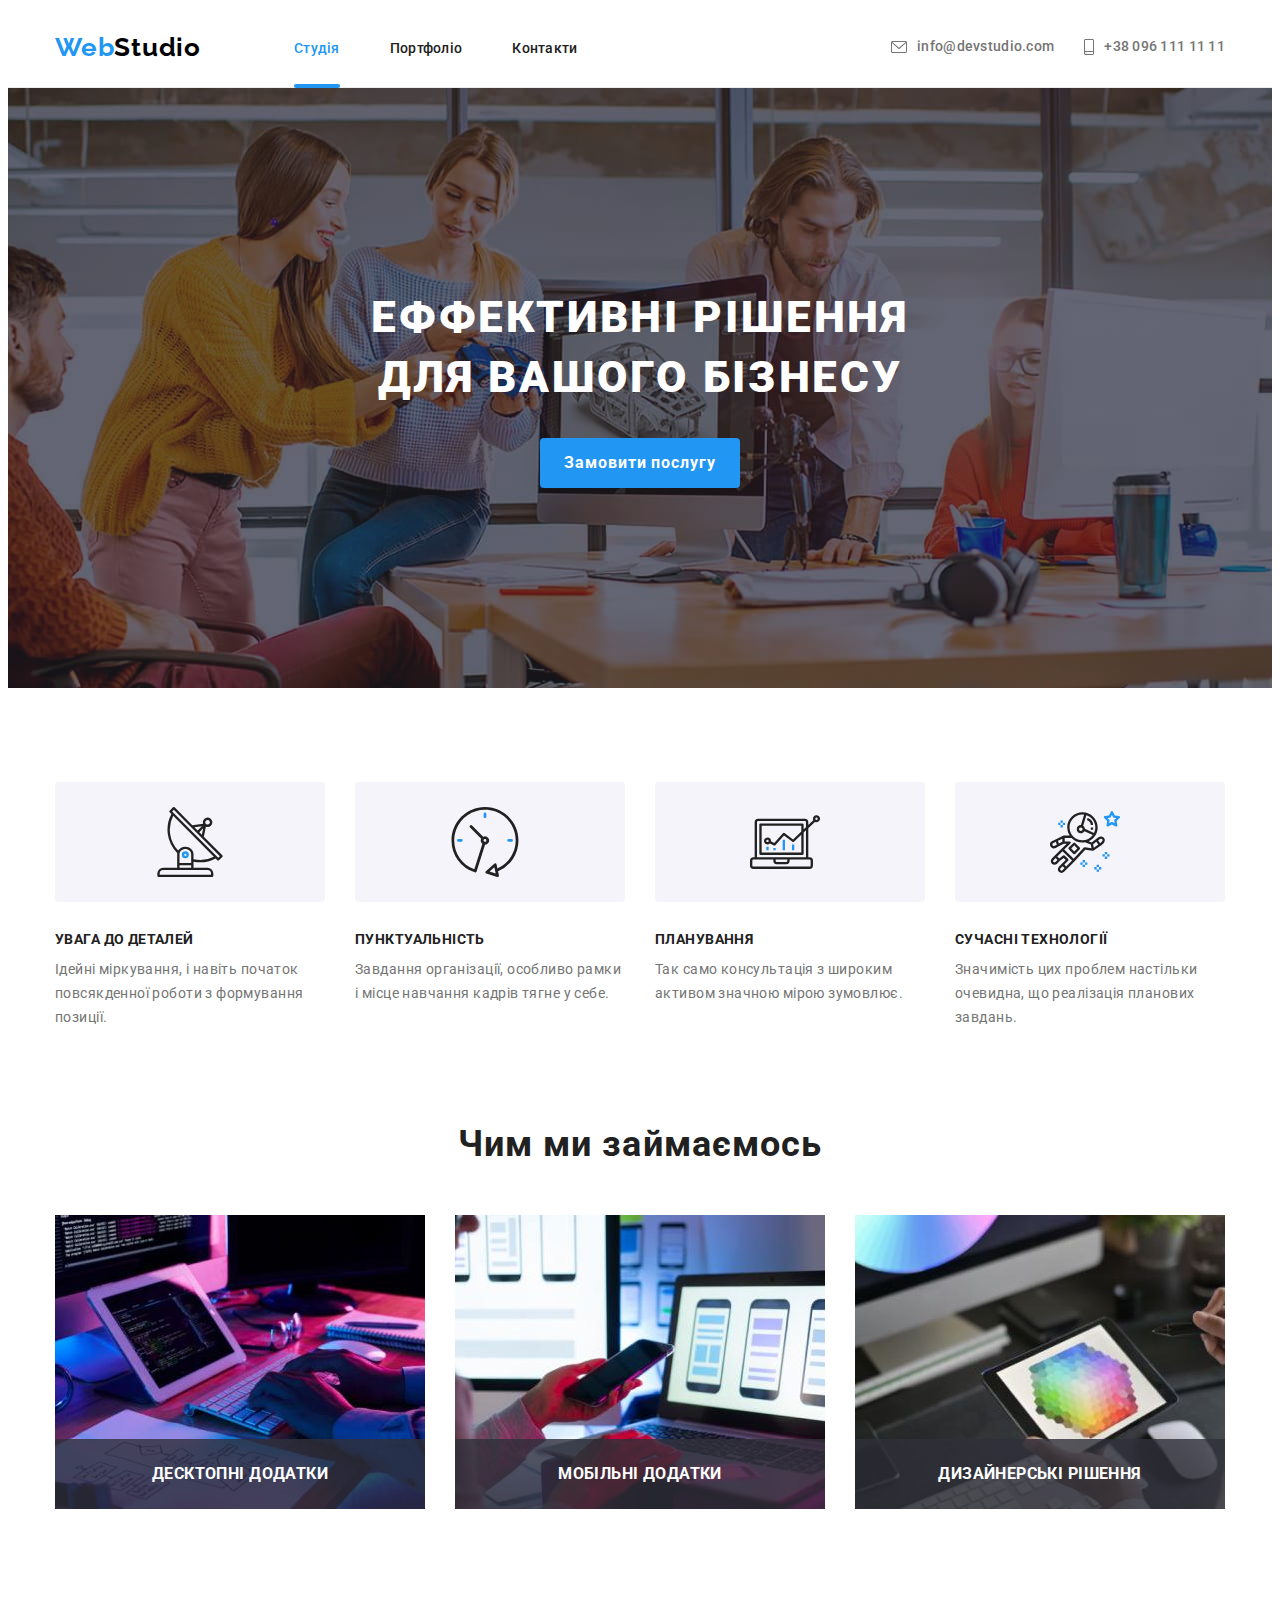
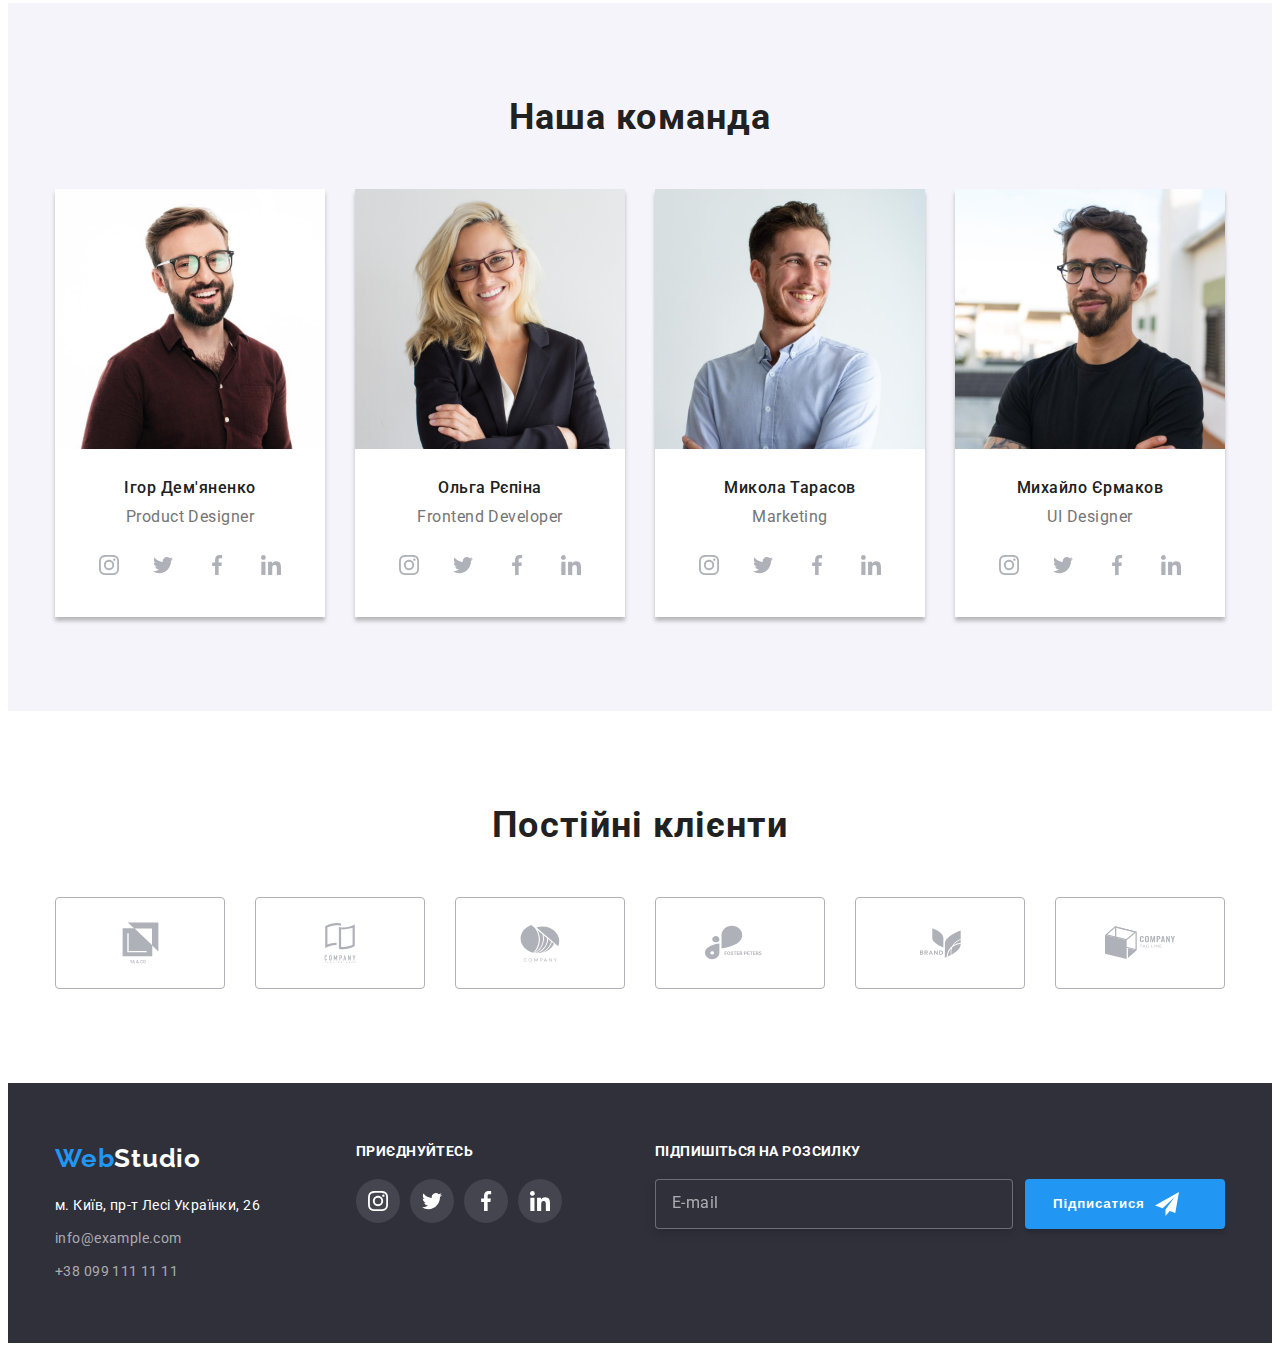
<file: index.html>
<!DOCTYPE html>
<html lang="ru">
  <head>
    <meta charset="UTF-8" />
    <meta http-equiv="X-UA-Compatible" content="IE=edge" />
    <meta name="viewport" content="width=device-width, initial-scale=1.0" />
    <title>Web Studio</title>
    <link rel="preconnect" href="https://fonts.googleapis.com" />
    <link rel="preconnect" href="https://fonts.gstatic.com" crossorigin />
    <link
      href="https://fonts.googleapis.com/css2?family=Raleway:wght@700&family=Roboto:wght@400;500;700;900&display=swap"
      rel="stylesheet"
    />
    <link
      rel="stylesheet"
      href="https://cdnjs.cloudflare.com/ajax/libs/modern-normalize/1.1.0/modern-normalize.min.css"
      integrity="sha512-wpPYUAdjBVSE4KJnH1VR1HeZfpl1ub8YT/NKx4PuQ5NmX2tKuGu6U/JRp5y+Y8XG2tV+wKQpNHVUX03MfMFn9Q=="
      crossorigin="anonymous"
      referrerpolicy="no-referrer"
    />
    <link rel="stylesheet" href="css/styles.css" />
  </head>
  <body>
    <header class="page-header">
      <div class="container container-flex">
        <a class="logo" href="#" lang="en"
          >Web<span class="studio">Studio</span></a
        >
        <nav class="site-nav">
          <ul class="list list-nav">
            <li class="item-nav"><a class="link current" href="">Студія</a></li>
            <li class="item-nav">
              <a class="link" href="./portfolio.html">Портфоліо</a>
            </li>
            <li class="item-nav"><a class="link" href="">Контакти</a></li>
          </ul>
        </nav>
        <ul class="list-contacts">
          <li class="item-nav nav">
            <a class="link" href="mailto:info@devstudio.com"
              ><svg class="envelope" width="16" height="12">
                <use href="./images/icons.svg#icon-mail"></use>
              </svg>
              info@devstudio.com
            </a>
          </li>
          <li class="item-nav">
            <a class="link" href="tel:+380961111111"
              ><svg class="smartphone" width="10" height="16">
                <use
                  href="./images/icons.svg#icon-header-smartphone"
                ></use></svg
              >+38 096 111 11 11</a
            >
          </li>
        </ul>
      </div>
    </header>
    <main>
      <!--Hero-->
      <section class="hero">
        <div class="container container-hero">
          <h1 class="hero-title">
            Еффективні рішення <br />для вашого бізнесу
          </h1>
          <button type="button" class="btn primary" data-modal-open>
            Замовити послугу
          </button>
          <!--Backdrop + modal-->
          <div class="backdrop is-hidden" data-modal>
            <div class="modal">
              <div class="modal-button">
                <button type="button" class="close-button" data-modal-close>
                  <div class="cross-block">
                    <svg class="cross" width="18px" height="18px">
                      <use href="./images/icons.svg#cross"></use>
                    </svg>
                  </div>
                </button>
              </div>
              <div class="form-div">
                <h2 class="form-header">
                  Залиште свої дані, ми вам передзвонимо
                </h2>
                <form class="form">
                  <div class="form-field">
                    <label class="label-input" for="user-name">Ім'я</label>
                    <div class="subfield">
                      <input
                        class="input"
                        type="text"
                        name="user-name"
                        id="user-name"
                      />
                      <span class="icon">
                        <svg class="" width="12" height="15">
                          <use href="./images/icons.svg#person-black"></use>
                        </svg>
                      </span>
                    </div>
                  </div>
                  <div class="form-field">
                    <label class="label-input" for="tel">Телефон</label>
                    <div class="subfield">
                      <input class="input" type="tel" name="tel" id="tel" />
                      <span class="icon">
                        <svg class="" width="16" height="12">
                          <use href="./images/icons.svg#phone-black"></use>
                        </svg>
                      </span>
                    </div>
                  </div>
                  <div class="form-field">
                    <label class="label-input" for="mail">Пошта</label>
                    <div class="subfield">
                      <input
                        class="input"
                        type="email"
                        name="email"
                        id="mail"
                      />
                      <span class="icon">
                        <svg class="" width="16" height="12">
                          <use href="./images/icons.svg#email-black"></use>
                        </svg>
                      </span>
                    </div>
                  </div>
                  <label class="label-input" for="textarea">Коментар</label>
                  <textarea
                    class="textarea"
                    name="text"
                    id="textarea"
                    cols="30"
                    rows="10"
                    placeholder="Введіть текст"
                  ></textarea>
                  <div class="checkbox-box">
                    <label class="label-checkbox">
                      <input
                        class="input-checkbox"
                        type="checkbox"
                        name="checkbox"
                      /><span class="checkbox-span"></span>
                      <span class="span-text"
                        >Погоджуюся з розсилкою та приймаю<a
                          class="terms"
                          href="#"
                          >Умови договору</a
                        ></span
                      >
                    </label>
                  </div>
                  <button class="second-submit" type="submit">
                    Відправити
                  </button>
                </form>
              </div>
            </div>
          </div>
        </div>
      </section>
      <!--Our Advantages-->
      <section class="section-advantages">
        <div class="container">
          <h2 class="section-title" hidden>Наші переваги</h2>
          <ul class="list flex-container">
            <li class="flex-item">
              <div class="div-advantages">
                <svg class="antenna" width="70" height="70">
                  <use href="./images/icons.svg#icon-antenna"></use>
                </svg>
              </div>
              <h3 class="caption features">Увага до деталей</h3>
              <p class="text description">
                Ідейні міркування, і навіть початок повсякденної роботи з
                формування позиції.
              </p>
            </li>
            <li class="flex-item">
              <div class="div-advantages">
                <svg class="smartphone" width="70" height="70">
                  <use href="./images/icons.svg#icon-clock"></use>
                </svg>
              </div>
              <h3 class="caption features">Пунктуальність</h3>
              <p class="text description">
                Завдання організації, особливо рамки і місце навчання кадрів
                тягне у себе.
              </p>
            </li>
            <li class="flex-item">
              <div class="div-advantages">
                <svg class="smartphone" width="70" height="70">
                  <use href="./images/icons.svg#icon-diagram"></use>
                </svg>
              </div>
              <h3 class="caption features">Планування</h3>
              <p class="text description">
                Так само консультація з широким активом значною мірою зумовлює.
              </p>
            </li>
            <li class="flex-item">
              <div class="div-advantages">
                <svg class="smartphone" width="70" height="70">
                  <use href="./images/icons.svg#icon-astronaut"></use>
                </svg>
              </div>
              <h3 class="caption features">Сучасні технології</h3>
              <p class="text description">
                Значимість цих проблем настільки очевидна, що реалізація
                планових завдань.
              </p>
            </li>
          </ul>
        </div>
      </section>
      <section class="section occupation">
        <div class="container">
          <h2 class="section-title occupation">Чим ми займаємось</h2>
          <ul class="list flex-container">
            <li class="item-cover">
              <div class="image-cover">
                <img
                  class="img"
                  src="./images/laptop.jpg"
                  alt="фото ноутбука"
                  width="370"
                />
              </div>
              <div class="cover">
                <h3 class="cover-header">десктопні додатки</h3>
              </div>
            </li>
            <li class="item-cover">
              <div class="image-cover">
                <img
                  class="img"
                  src="./images/phone.jpg"
                  alt="фото телефона"
                  width="370"
                />
              </div>
              <div class="cover">
                <h3 class="cover-header">мобільні додатки</h3>
              </div>
            </li>
            <li class="item-cover">
              <div class="image-cover"></div>
              <img
                class="img"
                src="./images/tablet.jpg"
                alt="фото планшета"
                width="370"
              />
              <div class="cover">
                <h3 class="cover-header">дизайнерські рішення</h3>
              </div>
            </li>
          </ul>
        </div>
      </section>
      <!--Our Team-->
      <section class="section team">
        <div class="container team">
          <h2 class="section-title team">Наша команда</h2>
          <ul class="list flex-container">
            <li class="item-team">
              <img
                class="img"
                src="./images/igor-photo.jpg"
                alt="фото игоря"
                width="270"
              />
              <h3 class="caption names">Ігор Дем'яненко</h3>
              <p lang="en" class="text profession">Product Designer</p>
              <ul class="flex-network">
                <li class="item-network">
                  <a class="link-network" href=""
                    ><svg class="social-icon" width="20" height="20">
                      <use href="./images/icons.svg#icon-instagram"></use></svg
                  ></a>
                </li>
                <li class="item-network">
                  <a class="link-network" href=""
                    ><svg class="social-icon" width="20" height="20">
                      <use href="./images/icons.svg#icon-twitter"></use></svg
                  ></a>
                </li>
                <li class="item-network">
                  <a class="link-network" href=""
                    ><svg class="social-icon" width="20" height="20">
                      <use href="./images/icons.svg#icon-facebook"></use></svg
                  ></a>
                </li>
                <li class="item-network">
                  <a class="link-network" href=""
                    ><svg class="social-icon" width="20" height="20">
                      <use href="./images/icons.svg#icon-linkedin"></use></svg
                  ></a>
                </li>
              </ul>
            </li>
            <li class="item-team">
              <img
                class="img"
                src="./images/olga-photo.jpg"
                alt="фото ольги"
                width="270"
              />
              <h3 class="caption names">Ольга Рєпіна</h3>
              <p lang="en" class="text profession">Frontend Developer</p>
              <ul class="flex-network">
                <li class="item-network">
                  <a class="link-network" href=""
                    ><svg class="social-icon" width="20" height="20">
                      <use href="./images/icons.svg#icon-instagram"></use></svg
                  ></a>
                </li>
                <li class="item-network">
                  <a class="link-network" href=""
                    ><svg class="social-icon" width="20" height="20">
                      <use href="./images/icons.svg#icon-twitter"></use></svg
                  ></a>
                </li>
                <li class="item-network">
                  <a class="link-network" href=""
                    ><svg class="social-icon" width="20" height="20">
                      <use href="./images/icons.svg#icon-facebook"></use></svg
                  ></a>
                </li>
                <li class="item-network">
                  <a class="link-network" href=""
                    ><svg class="social-icon" width="20" height="20">
                      <use href="./images/icons.svg#icon-linkedin"></use></svg
                  ></a>
                </li>
              </ul>
            </li>
            <li class="item-team">
              <img
                class="img"
                src="./images/nikolay-photo.jpg"
                alt="фото николая"
                width="270"
              />
              <h3 class="caption names">Микола Тарасов</h3>
              <p lang="en" class="text profession">Marketing</p>
              <ul class="flex-network">
                <li class="item-network">
                  <a class="link-network" href=""
                    ><svg class="social-icon" width="20" height="20">
                      <use href="./images/icons.svg#icon-instagram"></use></svg
                  ></a>
                </li>
                <li class="item-network">
                  <a class="link-network" href=""
                    ><svg class="social-icon" width="20" height="20">
                      <use href="./images/icons.svg#icon-twitter"></use></svg
                  ></a>
                </li>
                <li class="item-network">
                  <a class="link-network" href=""
                    ><svg class="social-icon" width="20" height="20">
                      <use href="./images/icons.svg#icon-facebook"></use></svg
                  ></a>
                </li>
                <li class="item-network">
                  <a class="link-network" href=""
                    ><svg class="social-icon" width="20" height="20">
                      <use href="./images/icons.svg#icon-linkedin"></use></svg
                  ></a>
                </li>
              </ul>
            </li>
            <li class="item-team">
              <img
                class="img"
                src="./images/mihail-photo.jpg"
                alt="фото михаила"
                width="270"
              />
              <h3 class="caption names">Михайло Єрмаков</h3>
              <p lang="en" class="text profession">UI Designer</p>
              <ul class="flex-network">
                <li class="item-network">
                  <a class="link-network" href=""
                    ><svg class="social-icon" width="20" height="20">
                      <use href="./images/icons.svg#icon-instagram"></use></svg
                  ></a>
                </li>
                <li class="item-network">
                  <a class="link-network" href=""
                    ><svg class="social-icon" width="20" height="20">
                      <use href="./images/icons.svg#icon-twitter"></use></svg
                  ></a>
                </li>
                <li class="item-network">
                  <a class="link-network" href=""
                    ><svg class="social-icon" width="20" height="20">
                      <use href="./images/icons.svg#icon-facebook"></use></svg
                  ></a>
                </li>
                <li class="item-network">
                  <a class="link-network" href=""
                    ><svg class="social-icon" width="20" height="20">
                      <use href="./images/icons.svg#icon-linkedin"></use></svg
                  ></a>
                </li>
              </ul>
            </li>
          </ul>
        </div>
      </section>
      <section class="section">
        <div class="container">
          <h2 class="section-title client">Постійні клієнти</h2>
          <ul class="list-clients">
            <li class="item-clients">
              <a class="link-clients" href=""
                ><svg class="clients" width="41" height="46">
                  <use href="./images/icons.svg#icon-group-1"></use></svg
              ></a>
            </li>
            <li class="item-clients">
              <a class="link-clients" href=""
                ><svg class="clients" width="40" height="52">
                  <use href="./images/icons.svg#icon-group-2"></use></svg
              ></a>
            </li>
            <li class="item-clients">
              <a class="link-clients" href=""
                ><svg class="clients" width="40" height="46">
                  <use href="./images/icons.svg#icon-group-3"></use></svg
              ></a>
            </li>
            <li class="item-clients">
              <a class="link-clients" href=""
                ><svg class="clients" width="70" height="45">
                  <use href="./images/icons.svg#icon-group-4"></use></svg
              ></a>
            </li>
            <li class="item-clients">
              <a class="link-clients" href=""
                ><svg class="clients" width="41" height="46">
                  <use href="./images/icons.svg#icon-group-5"></use></svg
              ></a>
            </li>
            <li class="item-clients">
              <a class="link-clients" href=""
                ><svg class="clients" width="70" height="45">
                  <use href="./images/icons.svg#icon-group-6"></use></svg
              ></a>
            </li>
          </ul>
        </div>
      </section>
    </main>
    <!--Footer-->
    <footer class="footer">
      <div class="container container-footer">
        <div class="first-row">
          <a class="logo" href="#" lang="en"
            >Web<span class="studio white">Studio</span></a
          >
          <address class="address">
            <ul class="list">
              <li class="map">
                <a
                  class="address-map"
                  href="https://goo.gl/maps/s5N9cVS9g4mrr3Q66"
                >
                  м. Київ, пр-т Лесі Українки, 26</a
                >
              </li>
              <li class="list-address">
                <a class="address-item" href="mailto:info@example.com"
                  >info@example.com</a
                >
              </li>
              <li>
                <a class="address-item" href="tel:+380991111111"
                  >+38 099 111 11 11</a
                >
              </li>
            </ul>
          </address>
        </div>
        <div class="second-row">
          <h3 class="join">приєднуйтесь</h3>
          <ul class="white-list">
            <li class="white-item">
              <a href="" class="link-white"
                ><svg class="social-icon" width="20" height="20">
                  <use href="./images/icons.svg#icon-instagram"></use></svg
              ></a>
            </li>
            <li class="white-item">
              <a href="" class="link-white"
                ><svg class="social-icon" width="20" height="20">
                  <use href="./images/icons.svg#icon-twitter"></use></svg
              ></a>
            </li>
            <li class="white-item">
              <a href="" class="link-white"
                ><svg class="social-icon" width="20" height="20">
                  <use href="./images/icons.svg#icon-facebook"></use></svg
              ></a>
            </li>
            <li class="white-item">
              <a href="" class="link-white"
                ><svg class="social-icon" width="20" height="20">
                  <use href="./images/icons.svg#icon-linkedin"></use></svg
              ></a>
            </li>
          </ul>
        </div>
        <div class="third-row">
          <h3 class="join">Підпишіться на розсилку</h3>
          <form class="form-first">
            <label>
              <input
                class="input-email"
                type="email"
                name="email"
                placeholder="E-mail"
              />
            </label>
            <button class="first-submit" type="submit">
              Підписатися
              <svg class="white-check" width="24" height="24">
                <use href="./images/icons.svg#white-check"></use>
              </svg>
            </button>
          </form>
        </div>
      </div>
    </footer>
    <script src="./js/modal.js"></script>
  </body>
</html>
</file>
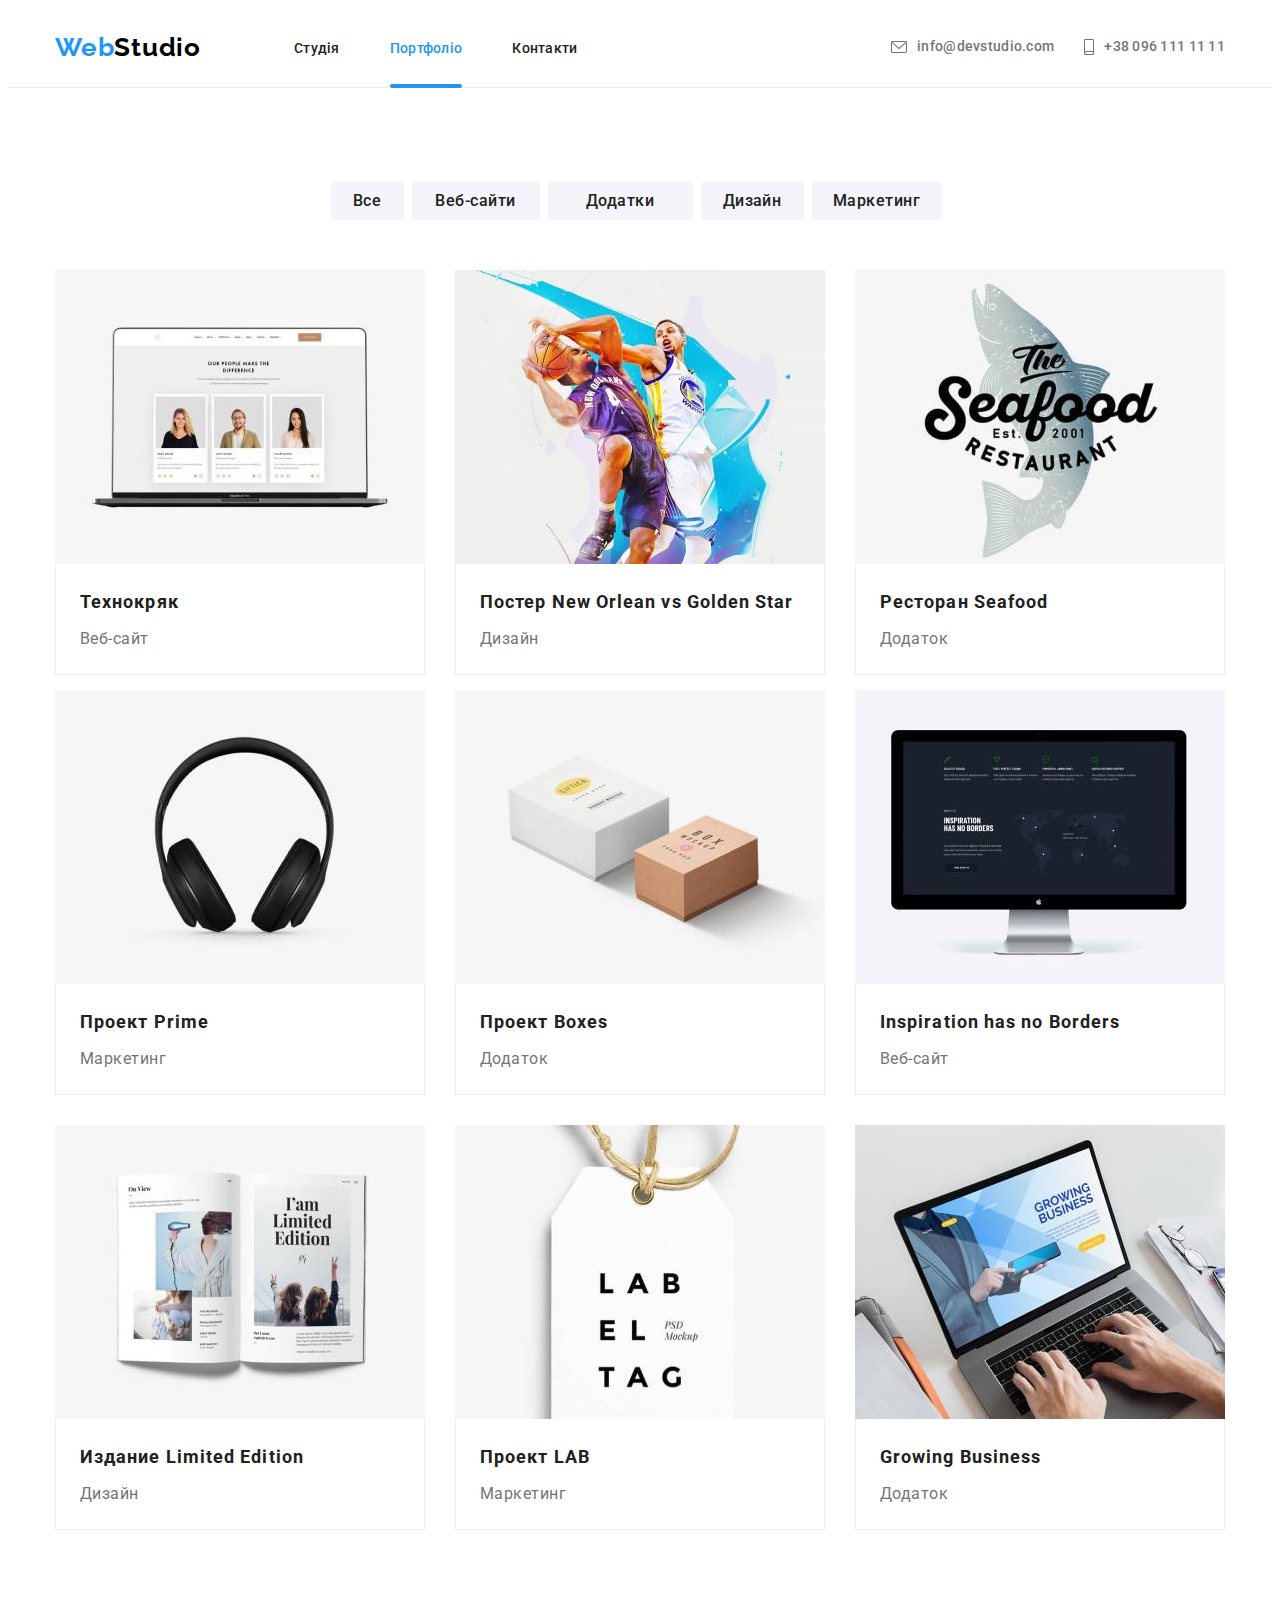
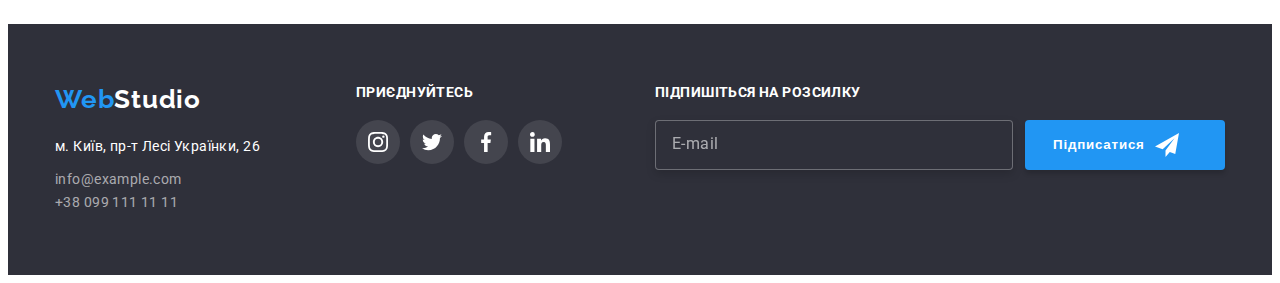
<file: portfolio.html>
<!DOCTYPE html>
<html lang="ru">
  <head>
    <meta charset="UTF-8" />
    <meta http-equiv="X-UA-Compatible" content="IE=edge" />
    <meta name="viewport" content="width=device-width, initial-scale=1.0" />
    <title>Web Studio</title>
    <link rel="preconnect" href="https://fonts.googleapis.com" />
    <link rel="preconnect" href="https://fonts.gstatic.com" crossorigin />
    <link
      href="https://fonts.googleapis.com/css2?family=Raleway:wght@700&family=Roboto:wght@400;500;700;900&display=swap"
      rel="stylesheet"
    />
    <link
      rel="stylesheet"
      href="https://cdnjs.cloudflare.com/ajax/libs/modern-normalize/1.1.0/modern-normalize.min.css"
      integrity="sha512-wpPYUAdjBVSE4KJnH1VR1HeZfpl1ub8YT/NKx4PuQ5NmX2tKuGu6U/JRp5y+Y8XG2tV+wKQpNHVUX03MfMFn9Q=="
      crossorigin="anonymous"
      referrerpolicy="no-referrer"
    />
    <link rel="stylesheet" href="css/styles.css" />
  </head>
  <body>
    <header class="page-header">
      <div class="container container-flex">
        <a class="logo" href="#" lang="en"
          >Web<span class="studio">Studio</span></a
        >
        <nav class="site-nav">
          <ul class="list list-nav">
            <li class="item-nav">
              <a class="link" href="./index.html">Студія</a>
            </li>
            <li class="item-nav">
              <a class="link current" href="">Портфоліо</a>
            </li>
            <li class="item-nav"><a class="link" href="">Контакти</a></li>
          </ul>
        </nav>
        <ul class="list-contacts">
          <li class="item-nav nav">
            <a class="link" href="mailto:info@devstudio.com"
              ><svg class="envelope" width="16" height="12">
                <use href="./images/icons.svg#icon-mail"></use>
              </svg>
              info@devstudio.com
            </a>
          </li>
          <li class="item-nav">
            <a class="link" href="tel:+380961111111"
              ><svg class="smartphone" width="10" height="16">
                <use
                  href="./images/icons.svg#icon-header-smartphone"
                ></use></svg
              >+38 096 111 11 11</a
            >
          </li>
        </ul>
      </div>
    </header>
    <main>
      <section class="section">
        <div class="section-portfolio container">
          <h2 hidden>Портфоліо</h2>
          <div class="section-buttons">
            <ul class="list list-portfolio">
              <li>
                <button type="button" class="btn-secondary one">Все</button>
              </li>
              <li>
                <button type="button" class="btn-secondary two">
                  Веб-сайти
                </button>
              </li>
              <li>
                <button type="button" class="btn-secondary three">
                  Додатки
                </button>
              </li>
              <li>
                <button type="button" class="btn-secondary four">Дизайн</button>
              </li>
              <li>
                <button type="button" class="btn-secondary five">
                  Маркетинг
                </button>
              </li>
            </ul>
          </div>
          <div class="works">
            <ul class="list list-works">
              <li class="element">
                <a href="" class="portfolio">
                  <div class="image-portfolio">
                    <img
                      class="img"
                      src="./images/techno.jpg"
                      alt="фото вебсайта"
                      width="370"
                    />
                    <div class="img-overlay">
                      <p class="overlay-text">
                        Ресурс пропонує комплексні пропозиції з різним рівнем
                        функціоналу та сервісів. Все це дозволить відвідувачу
                        отримати вичерпні відомості про компанію чи приватну
                        особу.
                      </p>
                    </div>
                  </div>
                  <div class="grey-border">
                    <h3 class="projects">Технокряк</h3>
                    <p class="text">Веб-сайт</p>
                  </div>
                </a>
              </li>
              <li class="element">
                <a href="" class="portfolio">
                  <div class="image-portfolio">
                    <img
                      class="img"
                      src="./images/poster.jpg"
                      alt="постер"
                      width="370"
                    />
                    <div class="img-overlay">
                      <p class="overlay-text">
                        Ресурс пропонує комплексні пропозиції з різним рівнем
                        функціоналу та сервісів. Все це дозволить відвідувачу
                        отримати вичерпні відомості про компанію чи приватну
                        особу.
                      </p>
                    </div>
                  </div>
                  <div class="grey-border">
                    <h3 class="projects">Постер New Orlean vs Golden Star</h3>
                    <p class="text">Дизайн</p>
                  </div>
                </a>
              </li>
              <li class="element">
                <a href="" class="portfolio">
                  <div class="image-portfolio">
                    <img
                      class="img"
                      src="./images/seafood.jpg"
                      alt="эмблема ресторана"
                      width="370"
                    />
                    <div class="img-overlay">
                      <p class="overlay-text">
                        Ресурс пропонує комплексні пропозиції з різним рівнем
                        функціоналу та сервісів. Все це дозволить відвідувачу
                        отримати вичерпні відомості про компанію чи приватну
                        особу.
                      </p>
                    </div>
                  </div>
                  <div class="grey-border">
                    <h3 class="projects">Ресторан Seafood</h3>
                    <p class="text">Додаток</p>
                  </div>
                </a>
              </li>
              <li class="element">
                <a href="" class="portfolio">
                  <div class="image-portfolio">
                    <img
                      class="img"
                      src="./images/prime.jpg"
                      alt="фото наушников"
                      width="370"
                    />
                    <div class="img-overlay">
                      <p class="overlay-text">
                        Ресурс пропонує комплексні пропозиції з різним рівнем
                        функціоналу та сервісів. Все це дозволить відвідувачу
                        отримати вичерпні відомості про компанію чи приватну
                        особу.
                      </p>
                    </div>
                  </div>
                  <div class="grey-border">
                    <h3 class="projects">Проект Prime</h3>
                    <p class="text">Маркетинг</p>
                  </div>
                </a>
              </li>
              <li class="element">
                <a href="" class="portfolio">
                  <div class="image-portfolio">
                    <img
                      class="img"
                      src="./images/boxes.jpg"
                      alt="изображение коробок"
                      width="370"
                    />
                    <div class="img-overlay">
                      <p class="overlay-text">
                        Ресурс пропонує комплексні пропозиції з різним рівнем
                        функціоналу та сервісів. Все це дозволить відвідувачу
                        отримати вичерпні відомості про компанію чи приватну
                        особу.
                      </p>
                    </div>
                  </div>
                  <div class="grey-border">
                    <h3 class="projects">Проект Boxes</h3>
                    <p class="text">Додаток</p>
                  </div>
                </a>
              </li>
              <li class="element">
                <a href="" class="portfolio">
                  <div class="image-portfolio">
                    <img
                      class="img"
                      src="./images/noborders.jpg"
                      alt="изображение ноутбука"
                      width="370"
                    />
                    <div class="img-overlay">
                      <p class="overlay-text">
                        Ресурс пропонує комплексні пропозиції з різним рівнем
                        функціоналу та сервісів. Все це дозволить відвідувачу
                        отримати вичерпні відомості про компанію чи приватну
                        особу.
                      </p>
                    </div>
                  </div>
                  <div class="grey-border">
                    <h3 class="projects">Inspiration has no Borders</h3>
                    <p class="text">Веб-сайт</p>
                  </div>
                </a>
              </li>
              <li class="element">
                <a href="" class="portfolio">
                  <div class="image-portfolio">
                    <img
                      class="img"
                      src="./images/limited.jpg"
                      alt="буклет"
                      width="370"
                    />
                    <div class="img-overlay">
                      <p class="overlay-text">
                        Ресурс пропонує комплексні пропозиції з різним рівнем
                        функціоналу та сервісів. Все це дозволить відвідувачу
                        отримати вичерпні відомості про компанію чи приватну
                        особу.
                      </p>
                    </div>
                  </div>
                  <div class="grey-border">
                    <h3 class="projects">Издание Limited Edition</h3>
                    <p class="text">Дизайн</p>
                  </div>
                </a>
              </li>
              <li class="element">
                <a href="" class="portfolio">
                  <div class="image-portfolio">
                    <img
                      class="img"
                      src="./images/lab.jpg"
                      alt="бирка"
                      width="370"
                    />
                    <div class="img-overlay">
                      <p class="overlay-text">
                        Ресурс пропонує комплексні пропозиції з різним рівнем
                        функціоналу та сервісів. Все це дозволить відвідувачу
                        отримати вичерпні відомості про компанію чи приватну
                        особу.
                      </p>
                    </div>
                  </div>
                  <div class="grey-border">
                    <h3 class="projects">Проект LAB</h3>
                    <p class="text">Маркетинг</p>
                  </div>
                </a>
              </li>
              <li class="element">
                <a href="" class="portfolio">
                  <div class="image-portfolio">
                    <img
                      class="img"
                      src="./images/business.jpg"
                      alt="руки на клавиатуре ноутбука"
                      width="370"
                    />
                    <div class="img-overlay">
                      <p class="overlay-text">
                        Ресурс пропонує комплексні пропозиції з різним рівнем
                        функціоналу та сервісів. Все це дозволить відвідувачу
                        отримати вичерпні відомості про компанію чи приватну
                        особу.
                      </p>
                    </div>
                  </div>
                  <div class="grey-border">
                    <h3 class="projects">Growing Business</h3>
                    <p class="text">Додаток</p>
                  </div>
                </a>
              </li>
            </ul>
          </div>
        </div>
      </section>
    </main>
    <footer class="footer">
      <div class="container container-footer">
        <div class="first-row">
          <a class="logo" href="#" lang="en"
            >Web<span class="studio white">Studio</span></a
          >
          <address class="address">
            <ul class="list">
              <li class="map">
                <a
                  class="address-map"
                  href="https://goo.gl/maps/s5N9cVS9g4mrr3Q66"
                >
                  м. Київ, пр-т Лесі Українки, 26</a
                >
              </li>
              <li>
                <a class="address-item" href="mailto:info@example.com"
                  >info@example.com</a
                >
              </li>
              <li>
                <a class="address-item" href="tel:+380991111111"
                  >+38 099 111 11 11</a
                >
              </li>
            </ul>
          </address>
        </div>
        <div class="second-row">
          <h3 class="join">приєднуйтесь</h3>
          <ul class="white-list">
            <li class="white-item">
              <a href="" class="link-white"
                ><svg class="social-icon" width="20" height="20">
                  <use href="./images/icons.svg#icon-instagram"></use></svg
              ></a>
            </li>
            <li class="white-item">
              <a href="" class="link-white"
                ><svg class="social-icon" width="20" height="20">
                  <use href="./images/icons.svg#icon-twitter"></use></svg
              ></a>
            </li>
            <li class="white-item">
              <a href="" class="link-white"
                ><svg class="social-icon" width="20" height="20">
                  <use href="./images/icons.svg#icon-facebook"></use></svg
              ></a>
            </li>
            <li class="white-item">
              <a href="" class="link-white"
                ><svg class="social-icon" width="20" height="20">
                  <use href="./images/icons.svg#icon-linkedin"></use></svg
              ></a>
            </li>
          </ul>
        </div>
		  <div class="third-row">
			<h3 class="join">Підпишіться на розсилку</h3>
			<form class="form-first">
			  <label>
				 <input
					class="input-email"
					type="email"
					name="email"
					placeholder="E-mail"
				 />
			  </label>
			  <button class="first-submit" type="submit">
				 Підписатися
				 <svg class="white-check" width="24" height="24">
					<use href="./images/icons.svg#white-check"></use>
				 </svg>
			  </button>
			</form>
		 
      </div>
    </footer>
  </body>
</html>
</file>
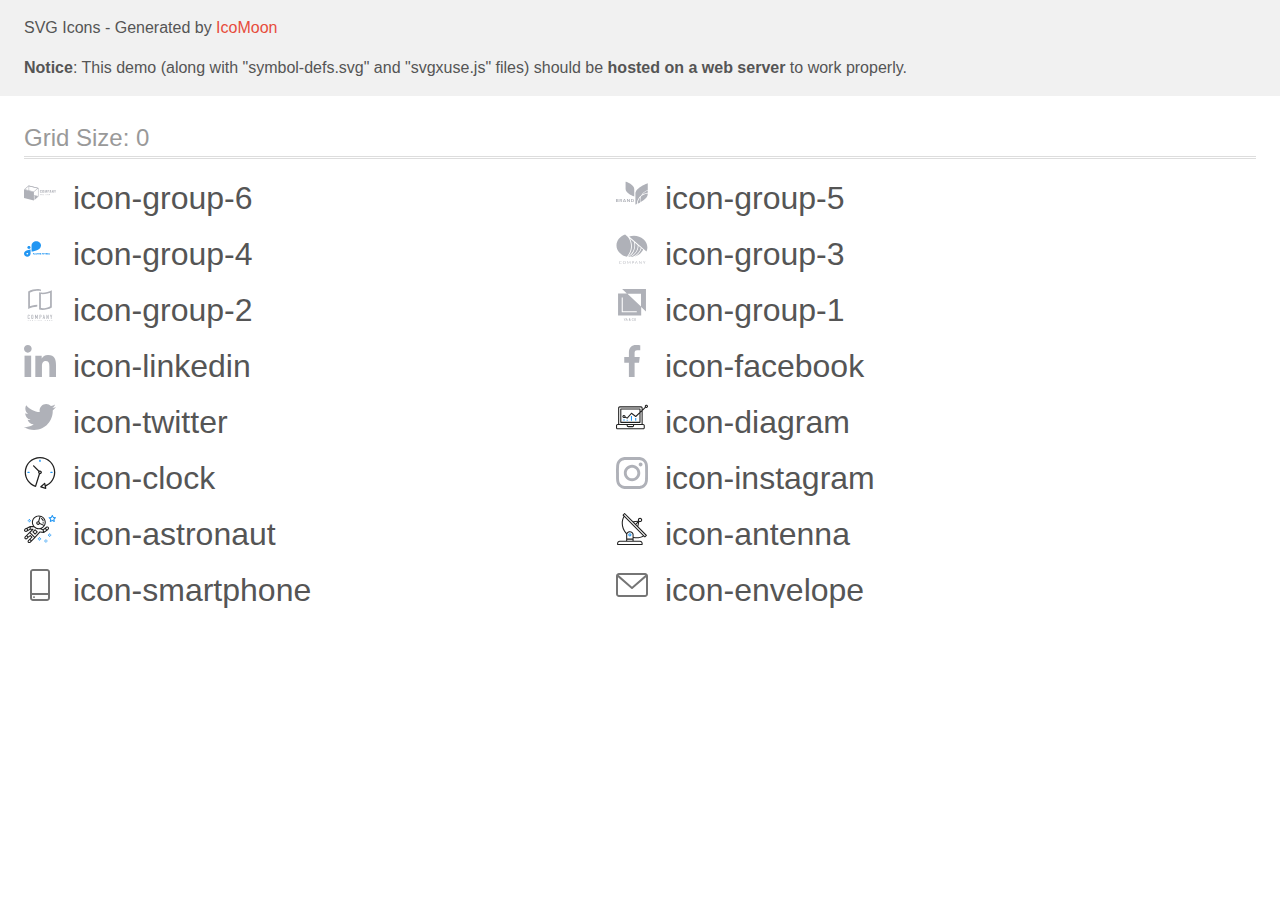
<file: images/icomoon/demo-external-svg.html>
<!doctype html>
<html>
<head>
    <title>IcoMoon - SVG Icons</title>
    <meta charset="utf-8">
    <meta name="viewport" content="width=device-width, initial-scale=1">
    <link rel="stylesheet" href="demo-files/demo.css">
    <link rel="stylesheet" href="style.css">
</head>
<body>
<header class="bgc1 clearfix">
<div class="mhl">
    <p>SVG Icons - Generated by <a href="https://icomoon.io/app">IcoMoon</a></p><p><strong>Notice</strong>: This demo (along with "symbol-defs.svg" and "svgxuse.js" files) should be <b>hosted on a web server</b> to work properly.</p>
</div>
</header>
    <div class="clearfix mhl ptl">
        <h1 class="mvm mtn fgc1">Grid Size: 0</h1>
        <div class="glyph fs1">
            <div class="clearfix pbs">
                <svg class="icon icon-group-6"><use xlink:href="symbol-defs.svg#icon-group-6"></use></svg><span class="name"> icon-group-6</span>
            </div>
        </div>
        <div class="glyph fs1">
            <div class="clearfix pbs">
                <svg class="icon icon-group-5"><use xlink:href="symbol-defs.svg#icon-group-5"></use></svg><span class="name"> icon-group-5</span>
            </div>
        </div>
        <div class="glyph fs1">
            <div class="clearfix pbs">
                <svg class="icon icon-group-4"><use xlink:href="symbol-defs.svg#icon-group-4"></use></svg><span class="name"> icon-group-4</span>
            </div>
        </div>
        <div class="glyph fs1">
            <div class="clearfix pbs">
                <svg class="icon icon-group-3"><use xlink:href="symbol-defs.svg#icon-group-3"></use></svg><span class="name"> icon-group-3</span>
            </div>
        </div>
        <div class="glyph fs1">
            <div class="clearfix pbs">
                <svg class="icon icon-group-2"><use xlink:href="symbol-defs.svg#icon-group-2"></use></svg><span class="name"> icon-group-2</span>
            </div>
        </div>
        <div class="glyph fs1">
            <div class="clearfix pbs">
                <svg class="icon icon-group-1"><use xlink:href="symbol-defs.svg#icon-group-1"></use></svg><span class="name"> icon-group-1</span>
            </div>
        </div>
        <div class="glyph fs1">
            <div class="clearfix pbs">
                <svg class="icon icon-linkedin"><use xlink:href="symbol-defs.svg#icon-linkedin"></use></svg><span class="name"> icon-linkedin</span>
            </div>
        </div>
        <div class="glyph fs1">
            <div class="clearfix pbs">
                <svg class="icon icon-facebook"><use xlink:href="symbol-defs.svg#icon-facebook"></use></svg><span class="name"> icon-facebook</span>
            </div>
        </div>
        <div class="glyph fs1">
            <div class="clearfix pbs">
                <svg class="icon icon-twitter"><use xlink:href="symbol-defs.svg#icon-twitter"></use></svg><span class="name"> icon-twitter</span>
            </div>
        </div>
        <div class="glyph fs1">
            <div class="clearfix pbs">
                <svg class="icon icon-diagram"><use xlink:href="symbol-defs.svg#icon-diagram"></use></svg><span class="name"> icon-diagram</span>
            </div>
        </div>
        <div class="glyph fs1">
            <div class="clearfix pbs">
                <svg class="icon icon-clock"><use xlink:href="symbol-defs.svg#icon-clock"></use></svg><span class="name"> icon-clock</span>
            </div>
        </div>
        <div class="glyph fs1">
            <div class="clearfix pbs">
                <svg class="icon icon-instagram"><use xlink:href="symbol-defs.svg#icon-instagram"></use></svg><span class="name"> icon-instagram</span>
            </div>
        </div>
        <div class="glyph fs1">
            <div class="clearfix pbs">
                <svg class="icon icon-astronaut"><use xlink:href="symbol-defs.svg#icon-astronaut"></use></svg><span class="name"> icon-astronaut</span>
            </div>
        </div>
        <div class="glyph fs1">
            <div class="clearfix pbs">
                <svg class="icon icon-antenna"><use xlink:href="symbol-defs.svg#icon-antenna"></use></svg><span class="name"> icon-antenna</span>
            </div>
        </div>
        <div class="glyph fs1">
            <div class="clearfix pbs">
                <svg class="icon icon-smartphone"><use xlink:href="symbol-defs.svg#icon-smartphone"></use></svg><span class="name"> icon-smartphone</span>
            </div>
        </div>
        <div class="glyph fs1">
            <div class="clearfix pbs">
                <svg class="icon icon-envelope"><use xlink:href="symbol-defs.svg#icon-envelope"></use></svg><span class="name"> icon-envelope</span>
            </div>
        </div>
  </div>
<script defer src="svgxuse.js"></script>
</body>
</html>
</file>
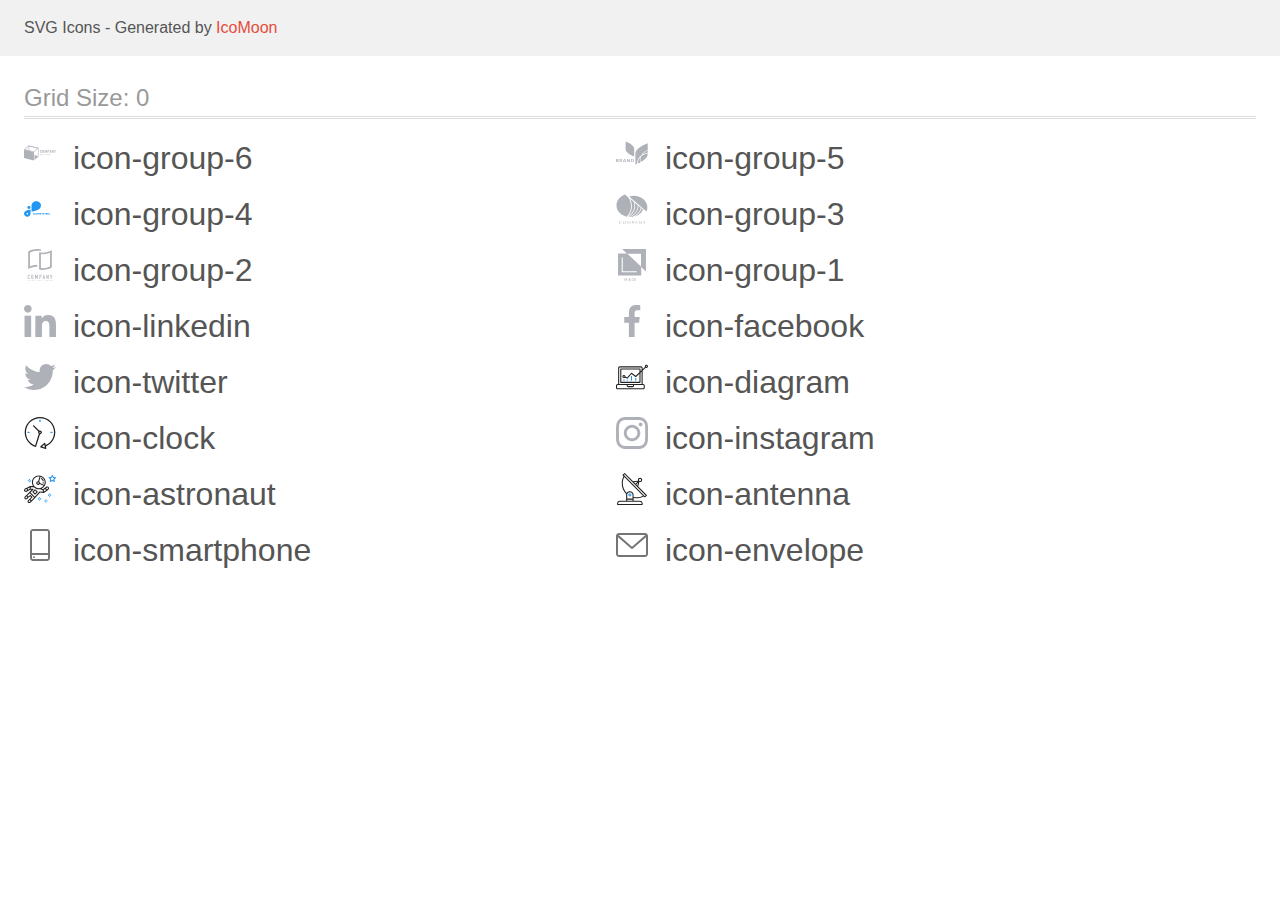
<file: images/icomoon/demo.html>
<!doctype html>
<html>
<head>
    <title>IcoMoon - SVG Icons</title>
    <meta charset="utf-8">
    <meta name="viewport" content="width=device-width, initial-scale=1">
    <link rel="stylesheet" href="demo-files/demo.css">
    <link rel="stylesheet" href="style.css">
</head>
<body>
<svg aria-hidden="true" style="position: absolute; width: 0; height: 0; overflow: hidden;" version="1.1" xmlns="http://www.w3.org/2000/svg" xmlns:xlink="http://www.w3.org/1999/xlink">
<defs>
<symbol id="icon-group-6" viewBox="0 0 32 32">
<path fill="#afb1b8" style="fill: var(--color1, #afb1b8)" d="M16.145 15.628c-0.151-0.201-0.223-0.438-0.206-0.677v-0.982c0-0.301 0.068-0.53 0.205-0.686s0.371-0.234 0.703-0.234c0.312 0 0.534 0.067 0.665 0.2 0.143 0.17 0.213 0.378 0.197 0.587v0.231h-0.559v-0.234c0.002-0.076-0.003-0.153-0.016-0.229-0.008-0.052-0.036-0.1-0.080-0.136-0.057-0.039-0.13-0.058-0.202-0.053-0.077-0.005-0.152 0.015-0.213 0.056-0.049 0.040-0.081 0.093-0.093 0.15-0.016 0.080-0.023 0.161-0.022 0.243v1.191c-0.009 0.115 0.016 0.23 0.072 0.335 0.028 0.035 0.066 0.063 0.111 0.081s0.095 0.024 0.144 0.019c0.072 0.005 0.143-0.014 0.198-0.054 0.046-0.039 0.075-0.090 0.083-0.145 0.013-0.079 0.019-0.159 0.017-0.239v-0.242h0.559v0.221c0.016 0.218-0.052 0.435-0.193 0.617-0.128 0.146-0.347 0.219-0.668 0.219s-0.564-0.078-0.702-0.24z"></path>
<path fill="#afb1b8" style="fill: var(--color1, #afb1b8)" d="M18.47 15.638c-0.141-0.153-0.212-0.375-0.212-0.67v-1.032c0-0.292 0.071-0.512 0.212-0.662s0.377-0.224 0.708-0.224c0.328 0 0.563 0.075 0.704 0.224s0.213 0.37 0.213 0.662v1.032c0 0.292-0.072 0.515-0.215 0.669s-0.377 0.231-0.702 0.231c-0.325 0-0.566-0.078-0.708-0.23zM19.438 15.391c0.051-0.096 0.074-0.2 0.067-0.306v-1.264c0.006-0.103-0.016-0.206-0.066-0.3-0.028-0.036-0.068-0.065-0.114-0.082s-0.097-0.024-0.147-0.018c-0.050-0.006-0.101 0-0.148 0.018s-0.086 0.046-0.115 0.082c-0.051 0.093-0.074 0.196-0.067 0.3v1.27c-0.007 0.105 0.016 0.21 0.067 0.306 0.033 0.032 0.073 0.058 0.118 0.076s0.094 0.027 0.144 0.027c0.049 0 0.098-0.009 0.144-0.027s0.085-0.043 0.118-0.076v-0.006z"></path>
<path fill="#afb1b8" style="fill: var(--color1, #afb1b8)" d="M20.767 13.080h0.601l0.452 1.905 0.463-1.905h0.585l0.059 2.749h-0.433l-0.046-1.911-0.446 1.911h-0.347l-0.463-1.918-0.043 1.918h-0.437l0.054-2.749z"></path>
<path fill="#afb1b8" style="fill: var(--color1, #afb1b8)" d="M23.602 13.080h0.937c0.54 0 0.81 0.26 0.81 0.781 0 0.499-0.284 0.747-0.852 0.747h-0.319v1.222h-0.578l0.003-2.749zM24.402 14.255c0.057 0.006 0.115 0.002 0.17-0.013s0.105-0.040 0.148-0.074c0.066-0.093 0.096-0.202 0.083-0.31 0.003-0.084-0.006-0.168-0.028-0.25-0.008-0.027-0.023-0.053-0.043-0.075s-0.045-0.041-0.073-0.055c-0.080-0.033-0.169-0.048-0.258-0.044h-0.224v0.822h0.224z"></path>
<path fill="#afb1b8" style="fill: var(--color1, #afb1b8)" d="M26.182 13.080h0.621l0.637 2.749h-0.539l-0.126-0.634h-0.554l-0.13 0.634h-0.547l0.637-2.749zM26.713 14.877l-0.216-1.154-0.216 1.154h0.433z"></path>
<path fill="#afb1b8" style="fill: var(--color1, #afb1b8)" d="M27.955 13.080h0.405l0.775 1.568v-1.568h0.48v2.749h-0.385l-0.779-1.637v1.637h-0.496l0.001-2.749z"></path>
<path fill="#afb1b8" style="fill: var(--color1, #afb1b8)" d="M30.739 14.782l-0.644-1.697h0.542l0.393 1.090 0.369-1.090h0.531l-0.636 1.697v1.048h-0.555v-1.048z"></path>
<path fill="#afb1b8" style="fill: var(--color1, #afb1b8)" d="M17.038 17.032v0.144h-0.472v1.117h-0.198v-1.117h-0.474v-0.144h1.144z"></path>
<path fill="#afb1b8" style="fill: var(--color1, #afb1b8)" d="M18.517 18.293h-0.153c-0.015 0.001-0.031-0.003-0.043-0.012-0.012-0.007-0.020-0.017-0.025-0.029l-0.136-0.3h-0.655l-0.136 0.3c-0.004 0.013-0.011 0.024-0.021 0.034-0.012 0.008-0.027 0.013-0.043 0.012h-0.153l0.578-1.261h0.201l0.585 1.256zM17.559 17.825h0.546l-0.231-0.513c-0.017-0.039-0.031-0.078-0.043-0.119-0.008 0.024-0.015 0.047-0.022 0.067l-0.021 0.053-0.229 0.512z"></path>
<path fill="#afb1b8" style="fill: var(--color1, #afb1b8)" d="M19.514 18.169c0.036 0.002 0.073 0.002 0.109 0 0.031-0.003 0.062-0.008 0.093-0.015 0.028-0.006 0.056-0.014 0.083-0.023 0.025-0.009 0.051-0.020 0.077-0.031v-0.284h-0.231c-0.006 0-0.011-0-0.017-0.002s-0.010-0.004-0.014-0.008c-0.004-0.003-0.007-0.006-0.009-0.010s-0.003-0.008-0.003-0.013v-0.097h0.449v0.483c-0.037 0.023-0.075 0.043-0.116 0.060s-0.084 0.032-0.128 0.043c-0.047 0.012-0.096 0.021-0.145 0.026-0.056 0.005-0.112 0.008-0.169 0.008-0.1 0.001-0.199-0.015-0.291-0.047-0.087-0.030-0.165-0.075-0.231-0.132-0.064-0.058-0.115-0.125-0.149-0.2-0.036-0.084-0.055-0.172-0.053-0.262-0.001-0.090 0.016-0.179 0.052-0.264 0.033-0.075 0.084-0.143 0.149-0.2s0.145-0.101 0.231-0.131c0.099-0.032 0.204-0.048 0.31-0.047 0.054-0 0.108 0.004 0.161 0.011 0.047 0.007 0.093 0.017 0.138 0.032 0.040 0.013 0.079 0.030 0.116 0.050 0.035 0.020 0.069 0.042 0.101 0.066l-0.056 0.078c-0.004 0.007-0.011 0.013-0.019 0.017s-0.017 0.007-0.026 0.007c-0.013-0-0.025-0.004-0.036-0.010-0.017-0.008-0.036-0.018-0.057-0.030-0.025-0.013-0.051-0.025-0.077-0.034-0.034-0.012-0.070-0.021-0.106-0.028-0.048-0.008-0.098-0.011-0.147-0.011-0.076-0.001-0.152 0.011-0.223 0.035-0.064 0.022-0.122 0.056-0.17 0.1-0.048 0.045-0.085 0.099-0.108 0.157-0.052 0.137-0.052 0.284 0 0.42 0.025 0.059 0.065 0.113 0.116 0.159 0.047 0.043 0.105 0.077 0.169 0.1 0.074 0.022 0.151 0.030 0.229 0.025z"></path>
<path fill="#afb1b8" style="fill: var(--color1, #afb1b8)" d="M21.357 18.149h0.631v0.144h-0.825v-1.261h0.198l-0.005 1.117z"></path>
<path fill="#afb1b8" style="fill: var(--color1, #afb1b8)" d="M22.645 18.293h-0.198v-1.261h0.198v1.261z"></path>
<path fill="#afb1b8" style="fill: var(--color1, #afb1b8)" d="M23.381 17.038c0.012 0.006 0.022 0.014 0.030 0.023l0.845 0.951c-0.001-0.015-0.001-0.030 0-0.045 0-0.014 0-0.028 0-0.041v-0.899h0.172v1.266h-0.099c-0.015 0.001-0.029-0.001-0.043-0.007-0.012-0.006-0.023-0.014-0.031-0.024l-0.844-0.95c0 0.015 0 0.029 0 0.043s0 0.027 0 0.039v0.899h-0.165v-1.261h0.103c0.011 0 0.022 0.002 0.032 0.006z"></path>
<path fill="#afb1b8" style="fill: var(--color1, #afb1b8)" d="M25.885 17.032v0.139h-0.701v0.416h0.568v0.134h-0.568v0.43h0.701v0.139h-0.904v-1.258h0.904z"></path>
<path fill="#afb1b8" style="fill: var(--color1, #afb1b8)" d="M5.161 9.244l8.781 2.153v7.543l-8.781-2.152v-7.544zM4.598 8.601v8.554l9.907 2.429v-8.553l-9.907-2.43z"></path>
<path fill="#afb1b8" style="fill: var(--color1, #afb1b8)" d="M9.908 23.555l-9.908-2.431v-8.553l9.908 2.43v8.554z"></path>
<path fill="#afb1b8" style="fill: var(--color1, #afb1b8)" d="M4.762 9.148l8.667 2.126-3.686 3.183-8.668-2.127 3.687-3.182zM4.598 8.601l-4.598 3.97 9.908 2.43 4.597-3.97-9.907-2.43z"></path>
<path fill="#afb1b8" style="fill: var(--color1, #afb1b8)" d="M10.465 23.074l4.040-3.488-4.040-0.991v4.48z"></path>
</symbol>
<symbol id="icon-group-5" viewBox="0 0 32 32">
<path fill="#afb1b8" style="fill: var(--color1, #afb1b8)" d="M2.416 23.738c0.124 0.14 0.19 0.316 0.186 0.496 0.006 0.118-0.016 0.235-0.066 0.344s-0.126 0.205-0.222 0.283c-0.24 0.166-0.538 0.248-0.839 0.229h-1.475v-3.145h1.445c0.285-0.017 0.568 0.056 0.8 0.209 0.093 0.072 0.167 0.162 0.216 0.264s0.071 0.213 0.064 0.324c0.008 0.173-0.051 0.344-0.168 0.481-0.112 0.125-0.267 0.212-0.44 0.246 0.196 0.033 0.372 0.128 0.498 0.269zM0.686 23.264h0.617c0.14 0.009 0.28-0.028 0.393-0.104 0.046-0.038 0.082-0.086 0.105-0.139s0.032-0.111 0.027-0.168c0.004-0.057-0.005-0.114-0.028-0.167s-0.058-0.101-0.103-0.14c-0.116-0.079-0.26-0.117-0.404-0.106h-0.607v0.825zM1.757 24.47c0.050-0.039 0.089-0.089 0.114-0.144s0.036-0.115 0.032-0.175c0.004-0.061-0.008-0.121-0.034-0.177s-0.065-0.106-0.116-0.145c-0.121-0.082-0.269-0.122-0.419-0.114h-0.648v0.865h0.656c0.148 0.008 0.294-0.031 0.414-0.109z"></path>
<path fill="#afb1b8" style="fill: var(--color1, #afb1b8)" d="M5.369 25.090l-0.804-1.229h-0.302v1.229h-0.691v-3.145h1.309c0.33-0.021 0.656 0.075 0.911 0.267 0.183 0.171 0.293 0.396 0.311 0.634s-0.058 0.475-0.214 0.667c-0.161 0.169-0.382 0.282-0.624 0.32l0.856 1.257h-0.752zM4.264 23.433h0.565c0.393 0 0.589-0.159 0.589-0.476 0.004-0.065-0.007-0.13-0.032-0.191s-0.063-0.116-0.113-0.163c-0.124-0.094-0.284-0.14-0.445-0.128h-0.572l0.007 0.957z"></path>
<path fill="#afb1b8" style="fill: var(--color1, #afb1b8)" d="M9.148 24.457h-1.378l-0.243 0.633h-0.725l1.265-3.11h0.784l1.26 3.11h-0.725l-0.238-0.633zM8.963 23.981l-0.503-1.327-0.503 1.327h1.007z"></path>
<path fill="#afb1b8" style="fill: var(--color1, #afb1b8)" d="M13.878 25.090h-0.686l-1.539-2.139v2.139h-0.685v-3.145h0.685l1.539 2.151v-2.151h0.686v3.145z"></path>
<path fill="#afb1b8" style="fill: var(--color1, #afb1b8)" d="M17.794 24.338c-0.142 0.237-0.358 0.431-0.621 0.555-0.299 0.138-0.63 0.206-0.965 0.198h-1.222v-3.145h1.222c0.334-0.008 0.665 0.058 0.965 0.194 0.263 0.121 0.479 0.312 0.621 0.548 0.141 0.256 0.215 0.538 0.215 0.825s-0.074 0.569-0.215 0.825zM17.009 24.262c0.196-0.209 0.304-0.475 0.304-0.751s-0.108-0.542-0.304-0.75c-0.237-0.189-0.545-0.285-0.859-0.267h-0.476v2.036h0.476c0.314 0.018 0.622-0.078 0.859-0.267z"></path>
<path fill="#afb1b8" style="fill: var(--color1, #afb1b8)" d="M9.578 4.453c0 0 8.858 3.062 8.67 7.493v7.494c0 0-8.851-3.063-8.666-7.494l-0.003-7.493z"></path>
<path fill="#afb1b8" style="fill: var(--color1, #afb1b8)" d="M26.139 17.685c1.673-1.054 3.608-1.707 5.628-1.899v-2.346c-2.327 0.821-4.302 2.311-5.628 4.245z"></path>
<path fill="#afb1b8" style="fill: var(--color1, #afb1b8)" d="M25.134 18.392c1.369-2.524 3.743-4.472 6.633-5.443v-6.76c0 0-12.615 4.362-12.348 10.671v10.67c0 0 0.562-0.195 1.446-0.561 0-0.341 0-0.685 0.040-1.031 0.261-2.929 1.782-5.644 4.228-7.546z"></path>
<path fill="#afb1b8" style="fill: var(--color1, #afb1b8)" d="M23.934 22.356c0.066-0.74 0.214-1.472 0.441-2.185-1.523 1.643-2.446 3.682-2.638 5.83-0.018 0.203-0.029 0.406-0.034 0.615 0.716-0.315 1.55-0.708 2.426-1.171-0.224-1.016-0.29-2.056-0.196-3.090z"></path>
<path fill="#afb1b8" style="fill: var(--color1, #afb1b8)" d="M24.436 22.394c-0.084 0.935-0.032 1.876 0.156 2.798 3.446-1.888 7.319-4.806 7.17-8.332v-0.307c-2.462 0.252-4.766 1.238-6.557 2.805-0.419 0.971-0.678 1.994-0.768 3.036z"></path>
</symbol>
<symbol id="icon-group-4" viewBox="0 0 32 32">
<path fill="#2196f3" style="fill: var(--color2, #2196f3)" d="M4.949 13.027h-0.001c-0.903 0-1.635 0.65-1.635 1.453v0.001c0 0.802 0.732 1.453 1.635 1.453h0.001c0.903 0 1.635-0.65 1.635-1.453v-0.001c0-0.802-0.732-1.453-1.635-1.453z"></path>
<path fill="#2196f3" style="fill: var(--color2, #2196f3)" d="M17.015 12.563c-0.003-1.114-0.502-2.182-1.388-2.97s-2.088-1.232-3.342-1.234v0c-1.254 0.002-2.457 0.446-3.344 1.234s-1.386 1.856-1.389 2.971v6.145c0 0 9.462-0.937 9.463-6.144v-0.001z"></path>
<path fill="#2196f3" style="fill: var(--color2, #2196f3)" d="M0 20.725c0.002 0.775 0.35 1.518 0.967 2.067s1.453 0.857 2.325 0.86c0.872-0.002 1.708-0.311 2.325-0.859s0.964-1.291 0.967-2.066v-4.276c0 0-6.584 0.652-6.584 4.275zM3.292 21.491c-0.171 0-0.337-0.045-0.479-0.129s-0.252-0.204-0.317-0.344c-0.065-0.14-0.082-0.294-0.049-0.443s0.115-0.285 0.236-0.392 0.274-0.18 0.441-0.21c0.167-0.030 0.341-0.014 0.498 0.044s0.292 0.156 0.387 0.282c0.095 0.126 0.145 0.274 0.145 0.426 0 0.101-0.022 0.201-0.065 0.294s-0.107 0.178-0.187 0.25c-0.080 0.071-0.175 0.128-0.28 0.167s-0.217 0.059-0.331 0.059v-0.003z"></path>
<path fill="#2196f3" style="fill: var(--color2, #2196f3)" d="M9.945 21.069h-0.635v0.656h-0.331v-1.606h1.046v0.268h-0.715v0.415h0.635v0.267zM11.536 20.958c0 0.158-0.028 0.297-0.084 0.416s-0.136 0.211-0.24 0.276c-0.104 0.065-0.223 0.097-0.357 0.097-0.133 0-0.252-0.032-0.356-0.096s-0.185-0.155-0.243-0.273c-0.057-0.119-0.086-0.256-0.087-0.41v-0.079c0-0.158 0.028-0.297 0.085-0.417s0.138-0.213 0.242-0.277c0.104-0.065 0.224-0.097 0.357-0.097s0.253 0.032 0.356 0.097c0.104 0.064 0.185 0.156 0.242 0.277s0.086 0.258 0.086 0.416v0.072zM11.201 20.886c0-0.168-0.030-0.296-0.090-0.384s-0.146-0.131-0.258-0.131c-0.111 0-0.197 0.043-0.257 0.13s-0.091 0.212-0.092 0.379v0.078c0 0.164 0.030 0.291 0.090 0.382s0.147 0.136 0.26 0.136c0.111 0 0.196-0.043 0.256-0.13s0.090-0.215 0.090-0.382v-0.078zM12.609 21.304c0-0.063-0.022-0.11-0.066-0.143s-0.124-0.069-0.238-0.106c-0.115-0.038-0.206-0.074-0.272-0.11-0.182-0.099-0.274-0.231-0.274-0.398 0-0.087 0.024-0.164 0.073-0.232s0.12-0.122 0.211-0.16c0.092-0.038 0.195-0.057 0.309-0.057s0.217 0.021 0.307 0.063c0.090 0.041 0.159 0.1 0.208 0.175s0.075 0.162 0.075 0.258h-0.331c0-0.074-0.023-0.131-0.069-0.171s-0.111-0.062-0.195-0.062c-0.081 0-0.144 0.017-0.189 0.052s-0.067 0.079-0.067 0.135c0 0.052 0.026 0.096 0.078 0.131s0.131 0.068 0.233 0.099c0.188 0.057 0.325 0.127 0.411 0.211s0.129 0.188 0.129 0.313c0 0.139-0.053 0.248-0.158 0.328s-0.247 0.118-0.425 0.118c-0.124 0-0.236-0.022-0.338-0.067s-0.179-0.108-0.233-0.186c-0.053-0.079-0.079-0.17-0.079-0.274h0.332c0 0.177 0.106 0.266 0.318 0.266 0.079 0 0.14-0.016 0.184-0.047s0.066-0.077 0.066-0.135zM14.375 20.387h-0.492v1.338h-0.331v-1.338h-0.485v-0.268h1.308v0.268zM15.531 21.029h-0.635v0.43h0.746v0.266h-1.076v-1.606h1.074v0.268h-0.743v0.383h0.635v0.259zM16.43 21.137h-0.264v0.588h-0.331v-1.606h0.597c0.19 0 0.336 0.042 0.439 0.127s0.154 0.204 0.154 0.358c0 0.11-0.024 0.201-0.072 0.275s-0.119 0.131-0.215 0.174l0.347 0.656v0.015h-0.355l-0.301-0.588zM16.166 20.869h0.267c0.083 0 0.147-0.021 0.193-0.063s0.068-0.101 0.068-0.175c0-0.076-0.022-0.135-0.065-0.179s-0.108-0.065-0.197-0.065h-0.266v0.482zM18.171 21.159v0.566h-0.331v-1.606h0.626c0.121 0 0.227 0.022 0.318 0.066s0.163 0.107 0.212 0.189c0.049 0.081 0.074 0.173 0.074 0.277 0 0.157-0.054 0.282-0.162 0.373s-0.256 0.136-0.447 0.136h-0.29zM18.171 20.891h0.296c0.088 0 0.154-0.021 0.2-0.062s0.070-0.1 0.070-0.176c0-0.079-0.023-0.142-0.070-0.191s-0.11-0.074-0.192-0.075h-0.303v0.504zM20.265 21.029h-0.635v0.43h0.746v0.266h-1.076v-1.606h1.074v0.268h-0.743v0.383h0.635v0.259zM21.8 20.387h-0.492v1.338h-0.331v-1.338h-0.485v-0.268h1.308v0.268zM22.956 21.029h-0.635v0.43h0.746v0.266h-1.076v-1.606h1.074v0.268h-0.743v0.383h0.635v0.259zM23.855 21.137h-0.264v0.588h-0.331v-1.606h0.597c0.19 0 0.336 0.042 0.439 0.127s0.154 0.204 0.154 0.358c0 0.11-0.024 0.201-0.072 0.275s-0.119 0.131-0.215 0.174l0.347 0.656v0.015h-0.355l-0.301-0.588zM23.591 20.869h0.267c0.083 0 0.147-0.021 0.193-0.063s0.068-0.101 0.068-0.175c0-0.076-0.022-0.135-0.065-0.179s-0.108-0.065-0.197-0.065h-0.266v0.482zM25.536 21.304c0-0.063-0.022-0.11-0.066-0.143s-0.124-0.069-0.238-0.106c-0.115-0.038-0.206-0.074-0.272-0.11-0.182-0.099-0.274-0.231-0.274-0.398 0-0.087 0.024-0.164 0.073-0.232s0.119-0.122 0.211-0.16c0.092-0.038 0.195-0.057 0.309-0.057s0.217 0.021 0.307 0.063c0.090 0.041 0.159 0.1 0.208 0.175s0.075 0.162 0.075 0.258h-0.331c0-0.074-0.023-0.131-0.069-0.171s-0.111-0.062-0.195-0.062c-0.081 0-0.144 0.017-0.189 0.052s-0.067 0.079-0.067 0.135c0 0.052 0.026 0.096 0.078 0.131s0.131 0.068 0.233 0.099c0.188 0.057 0.325 0.127 0.411 0.211s0.129 0.188 0.129 0.313c0 0.139-0.053 0.248-0.158 0.328s-0.247 0.118-0.425 0.118c-0.124 0-0.236-0.022-0.337-0.067s-0.179-0.108-0.233-0.186c-0.053-0.079-0.079-0.17-0.079-0.274h0.332c0 0.177 0.106 0.266 0.318 0.266 0.079 0 0.14-0.016 0.184-0.047s0.066-0.077 0.066-0.135z"></path>
</symbol>
<symbol id="icon-group-3" viewBox="0 0 32 32">
<path fill="#afb1b8" style="fill: var(--color1, #afb1b8)" d="M5.267 30.294c0.011 0 0.022 0.003 0.033 0.007s0.020 0.010 0.027 0.017l0.155 0.148c-0.12 0.12-0.269 0.216-0.436 0.281-0.196 0.071-0.406 0.106-0.619 0.101-0.199 0.004-0.397-0.029-0.582-0.094-0.166-0.060-0.316-0.151-0.438-0.266-0.125-0.119-0.221-0.259-0.283-0.411-0.068-0.17-0.101-0.348-0.099-0.527-0.003-0.181 0.033-0.36 0.107-0.529 0.068-0.153 0.17-0.293 0.301-0.411 0.132-0.116 0.291-0.207 0.465-0.268 0.191-0.064 0.394-0.096 0.599-0.094 0.19-0.004 0.379 0.025 0.556 0.086 0.154 0.058 0.295 0.138 0.417 0.238l-0.13 0.158c-0.009 0.011-0.020 0.021-0.033 0.029-0.015 0.009-0.034 0.013-0.052 0.012-0.020-0.001-0.040-0.007-0.056-0.017l-0.070-0.042-0.097-0.054c-0.042-0.020-0.085-0.037-0.13-0.052-0.058-0.018-0.117-0.032-0.176-0.042-0.076-0.012-0.153-0.018-0.231-0.017-0.147-0.002-0.294 0.022-0.43 0.071-0.127 0.045-0.242 0.113-0.337 0.199-0.097 0.092-0.171 0.2-0.219 0.317-0.055 0.134-0.082 0.276-0.079 0.418-0.002 0.145 0.025 0.288 0.079 0.425 0.047 0.116 0.12 0.223 0.215 0.315 0.089 0.086 0.199 0.152 0.322 0.195 0.127 0.046 0.262 0.068 0.399 0.067 0.079 0.001 0.158-0.003 0.237-0.013 0.128-0.014 0.25-0.052 0.359-0.113 0.054-0.031 0.106-0.066 0.153-0.104 0.020-0.017 0.046-0.026 0.074-0.027z"></path>
<path fill="#afb1b8" style="fill: var(--color1, #afb1b8)" d="M9.745 29.549c0.002 0.179-0.033 0.356-0.105 0.524-0.063 0.152-0.163 0.291-0.292 0.407s-0.286 0.207-0.458 0.267c-0.38 0.126-0.799 0.126-1.179 0-0.172-0.061-0.327-0.152-0.456-0.268-0.129-0.118-0.23-0.258-0.295-0.411-0.14-0.339-0.14-0.71 0-1.050 0.066-0.153 0.166-0.293 0.295-0.413 0.13-0.112 0.285-0.2 0.456-0.258 0.379-0.128 0.8-0.128 1.179 0 0.172 0.061 0.328 0.152 0.458 0.268 0.128 0.117 0.227 0.255 0.293 0.406 0.072 0.169 0.107 0.347 0.105 0.527zM9.338 29.549c0.003-0.143-0.022-0.285-0.074-0.421-0.043-0.116-0.114-0.224-0.207-0.315-0.091-0.087-0.203-0.154-0.328-0.199-0.276-0.092-0.581-0.092-0.857 0-0.125 0.044-0.237 0.112-0.328 0.199-0.095 0.091-0.166 0.198-0.209 0.315-0.099 0.274-0.099 0.568 0 0.842 0.044 0.117 0.115 0.224 0.209 0.315 0.091 0.086 0.203 0.153 0.328 0.197 0.276 0.090 0.581 0.090 0.857 0 0.125-0.044 0.237-0.111 0.328-0.197 0.093-0.092 0.164-0.199 0.207-0.315 0.052-0.136 0.077-0.278 0.074-0.421z"></path>
<path fill="#afb1b8" style="fill: var(--color1, #afb1b8)" d="M12.801 29.991l0.041 0.094c0.015-0.034 0.029-0.064 0.045-0.094 0.015-0.032 0.032-0.063 0.050-0.093l0.991-1.565c0.019-0.027 0.037-0.044 0.056-0.049 0.026-0.007 0.054-0.010 0.081-0.008h0.293v2.545h-0.347v-1.871c0-0.024 0-0.051 0-0.079-0.002-0.029-0.002-0.058 0-0.088l-0.997 1.587c-0.013 0.024-0.033 0.044-0.058 0.058s-0.055 0.021-0.085 0.021h-0.056c-0.030 0-0.060-0.007-0.085-0.021s-0.046-0.034-0.058-0.058l-1.026-1.597c0 0.030 0 0.061 0 0.091s0 0.057 0 0.081v1.871h-0.335v-2.54h0.293c0.028-0.001 0.055 0.001 0.081 0.008 0.024 0.010 0.043 0.028 0.054 0.049l1.012 1.567c0.020 0.029 0.037 0.059 0.050 0.091z"></path>
<path fill="#afb1b8" style="fill: var(--color1, #afb1b8)" d="M16.529 29.864v0.953h-0.388v-2.542h0.865c0.163-0.003 0.326 0.016 0.483 0.056 0.125 0.031 0.242 0.085 0.341 0.158 0.086 0.069 0.153 0.154 0.194 0.249 0.046 0.104 0.068 0.214 0.066 0.325 0.002 0.111-0.023 0.222-0.072 0.325-0.047 0.098-0.118 0.185-0.209 0.254-0.099 0.076-0.216 0.134-0.343 0.168-0.151 0.042-0.309 0.062-0.467 0.059l-0.469-0.007zM16.529 29.592h0.469c0.102 0.001 0.203-0.012 0.3-0.039 0.080-0.023 0.154-0.061 0.217-0.11 0.058-0.047 0.103-0.104 0.132-0.168 0.032-0.068 0.048-0.141 0.047-0.214 0.004-0.071-0.009-0.141-0.039-0.207s-0.076-0.125-0.136-0.174c-0.148-0.1-0.334-0.149-0.522-0.136h-0.469v1.048z"></path>
<path fill="#afb1b8" style="fill: var(--color1, #afb1b8)" d="M21.741 30.821h-0.306c-0.031 0.001-0.061-0.007-0.085-0.024-0.022-0.016-0.039-0.036-0.050-0.059l-0.264-0.615h-1.324l-0.273 0.615c-0.010 0.022-0.027 0.042-0.049 0.057-0.025 0.017-0.056 0.026-0.087 0.025h-0.306l1.163-2.546h0.403l1.179 2.546zM19.821 29.876h1.093l-0.461-1.036c-0.035-0.078-0.064-0.158-0.087-0.239l-0.045 0.133c-0.014 0.040-0.029 0.078-0.043 0.108l-0.458 1.034z"></path>
<path fill="#afb1b8" style="fill: var(--color1, #afb1b8)" d="M23.416 28.288c0.023 0.011 0.043 0.027 0.058 0.045l1.697 1.919c0-0.030 0-0.061 0-0.089s0-0.057 0-0.084v-1.803h0.347v2.545h-0.194c-0.028 0.001-0.055-0.004-0.079-0.015-0.024-0.012-0.045-0.028-0.062-0.047l-1.695-1.917c0.002 0.029 0.002 0.058 0 0.088 0 0.029 0 0.054 0 0.077v1.814h-0.347v-2.545h0.206c0.024-0.001 0.048 0.003 0.070 0.012z"></path>
<path fill="#afb1b8" style="fill: var(--color1, #afb1b8)" d="M28.375 29.809v1.011h-0.388v-1.011l-1.072-1.533h0.347c0.030-0.002 0.059 0.006 0.083 0.022 0.021 0.016 0.039 0.036 0.052 0.057l0.671 0.989c0.027 0.042 0.050 0.081 0.070 0.118s0.035 0.072 0.049 0.108l0.050-0.11c0.019-0.040 0.041-0.079 0.066-0.116l0.661-0.996c0.014-0.020 0.031-0.038 0.050-0.054 0.023-0.017 0.053-0.027 0.083-0.025h0.351l-1.074 1.54z"></path>
<path fill="#afb1b8" style="fill: var(--color1, #afb1b8)" d="M12.609 24.004c0.169 0.019 0.339 0.034 0.512 0.047 2.616-1.017 4.829-2.681 6.363-4.785s2.319-4.553 2.259-7.043l-2.883-2.505c0.586 2.651 0.312 5.39-0.792 7.913s-2.994 4.729-5.459 6.372z"></path>
<path fill="#afb1b8" style="fill: var(--color1, #afb1b8)" d="M11.579 23.888l0.078 0.013c2.634-1.637 4.642-3.923 5.765-6.562s1.308-5.51 0.533-8.242l-4.106-3.568c1.661 2.933 2.33 6.215 1.928 9.464s-1.857 6.334-4.196 8.893z"></path>
<path fill="#afb1b8" style="fill: var(--color1, #afb1b8)" d="M25.506 15.165c-0.698 2.735-2.392 5.202-4.832 7.035-0.712 0.538-1.481 1.017-2.296 1.432 1.986-0.507 3.812-1.404 5.337-2.621s2.707-2.723 3.456-4.4l-1.665-1.445z"></path>
<path fill="#afb1b8" style="fill: var(--color1, #afb1b8)" d="M24.853 14.763l-2.371-2.060c-0.045 2.349-0.814 4.644-2.226 6.648s-3.416 3.642-5.803 4.745h0.012c0.532-0 1.064-0.028 1.592-0.083 2.231-0.791 4.202-2.050 5.737-3.664s2.586-3.533 3.060-5.586z"></path>
<path fill="#afb1b8" style="fill: var(--color1, #afb1b8)" d="M11.923 4.026l-2.829-2.461c-2.529 0.849-4.704 2.342-6.24 4.282s-2.362 4.239-2.37 6.595v0c0.009 2.603 1.018 5.128 2.865 7.177s4.429 3.504 7.335 4.135c2.594-2.746 4.113-6.14 4.336-9.688s-0.862-7.065-3.097-10.040z"></path>
<path fill="#afb1b8" style="fill: var(--color1, #afb1b8)" d="M31.388 14.384c-0.010-3.088-1.427-6.047-3.94-8.23s-5.919-3.414-9.473-3.423c-1.642-0.001-3.271 0.262-4.803 0.777l17.32 15.048c0.593-1.33 0.897-2.744 0.896-4.171z"></path>
</symbol>
<symbol id="icon-group-2" viewBox="0 0 32 32">
<path fill="#afb1b8" style="fill: var(--color1, #afb1b8)" d="M14.224 1.806h-0.084c-0.129-0.008-0.258-0.011-0.388-0.014v0h-0.28c-0.244 0-0.494 0.006-0.741 0.019-0.019-0.001-0.037-0.001-0.056 0-2.243 0.127-4.44 0.688-6.471 1.651l-0.266 0.128v13.625l0.623-0.211c0.546-0.188 1.129-0.357 1.731-0.513 1.629-0.418 3.301-0.64 4.982-0.662v1.79c-0.223 0.002-0.439 0.008-0.655 0.019h-0.051c-1.294 0.071-2.577 0.268-3.833 0.588-1.59 0.398-3.124 0.996-4.566 1.779v-17.475c1.497-0.873 3.11-1.529 4.79-1.948 1.475-0.381 2.992-0.576 4.515-0.582h0.263c0.314 0.008 0.621 0.022 0.909 0.044 0.759 0.053 1.511 0.173 2.249 0.358v1.762c-0.717-0.167-1.445-0.277-2.179-0.329-0.015-0.001-0.030-0.003-0.045-0.004-0.152-0.013-0.304-0.026-0.446-0.026zM17.325 3.607c0.391 0.030 0.796 0.044 1.205 0.044 1.601-0.006 3.195-0.21 4.747-0.609 1.589-0.4 3.123-0.998 4.564-1.781v17.163c-1.498 0.873-3.111 1.529-4.792 1.948-1.475 0.379-2.992 0.574-4.515 0.581-1.154 0.009-2.304-0.126-3.425-0.404v-17.275c0.265 0.061 0.537 0.117 0.814 0.164 0.455 0.077 0.934 0.133 1.401 0.167zM26.060 3.74l-0.623 0.21c-0.573 0.192-1.15 0.365-1.731 0.518-1.691 0.434-3.428 0.657-5.173 0.663-0.406 0-0.78-0.011-1.141-0.034l-0.497-0.033v14.017l0.427 0.038c0.395 0.034 0.803 0.052 1.214 0.052 1.374-0.006 2.743-0.183 4.074-0.527 1.096-0.275 2.162-0.658 3.184-1.144l0.266-0.128v-13.63z"></path>
<path fill="#afb1b8" style="fill: var(--color1, #afb1b8)" d="M5.377 25.977c-0.090-0.093-0.197-0.166-0.317-0.214s-0.247-0.071-0.376-0.066c-0.137-0.002-0.273 0.024-0.4 0.075-0.117 0.046-0.222 0.116-0.311 0.205s-0.156 0.196-0.201 0.313c-0.049 0.123-0.073 0.254-0.072 0.387v2.335c-0.006 0.165 0.026 0.328 0.092 0.479 0.055 0.12 0.135 0.226 0.234 0.313 0.093 0.079 0.203 0.135 0.321 0.166 0.114 0.032 0.231 0.048 0.349 0.049 0.13 0.001 0.259-0.027 0.377-0.081 0.117-0.051 0.222-0.124 0.311-0.216 0.087-0.091 0.156-0.197 0.204-0.313 0.050-0.118 0.075-0.244 0.075-0.372v-0.261h-0.61v0.208c0.002 0.071-0.010 0.142-0.036 0.208-0.020 0.050-0.050 0.095-0.089 0.131-0.038 0.031-0.081 0.053-0.128 0.067-0.041 0.014-0.084 0.021-0.128 0.022-0.054 0.006-0.11-0.002-0.16-0.024s-0.094-0.057-0.126-0.101c-0.058-0.094-0.086-0.203-0.081-0.313v-2.177c-0.004-0.121 0.022-0.241 0.075-0.349 0.032-0.049 0.077-0.089 0.129-0.114s0.112-0.034 0.17-0.027c0.053-0.002 0.105 0.009 0.152 0.032s0.089 0.057 0.12 0.099c0.068 0.090 0.104 0.2 0.101 0.313v0.202h0.604v-0.238c0.001-0.14-0.024-0.278-0.075-0.408-0.045-0.122-0.114-0.234-0.204-0.329z"></path>
<path fill="#afb1b8" style="fill: var(--color1, #afb1b8)" d="M9.002 25.95c-0.195-0.164-0.44-0.255-0.694-0.257-0.124 0-0.248 0.023-0.364 0.066-0.119 0.042-0.228 0.107-0.322 0.191-0.101 0.091-0.182 0.202-0.237 0.327-0.061 0.143-0.092 0.297-0.089 0.452v2.239c-0.004 0.158 0.026 0.314 0.089 0.459 0.055 0.12 0.136 0.227 0.237 0.313 0.093 0.087 0.203 0.154 0.322 0.197 0.117 0.043 0.24 0.065 0.364 0.066s0.248-0.023 0.364-0.066c0.121-0.044 0.233-0.111 0.33-0.197 0.097-0.087 0.176-0.194 0.23-0.313 0.063-0.145 0.093-0.301 0.089-0.459v-2.239c0.003-0.155-0.027-0.31-0.089-0.452-0.054-0.123-0.133-0.235-0.23-0.327zM8.718 28.969c0.005 0.060-0.003 0.12-0.024 0.176s-0.054 0.107-0.097 0.148c-0.081 0.068-0.182 0.105-0.287 0.105s-0.207-0.037-0.287-0.105c-0.043-0.041-0.076-0.092-0.097-0.148s-0.029-0.116-0.024-0.176v-2.239c-0.005-0.060 0.003-0.12 0.024-0.176s0.054-0.107 0.097-0.148c0.081-0.068 0.182-0.105 0.287-0.105s0.207 0.037 0.287 0.105c0.043 0.041 0.076 0.092 0.097 0.148s0.029 0.116 0.024 0.176v2.239z"></path>
<path fill="#afb1b8" style="fill: var(--color1, #afb1b8)" d="M13.764 29.969v-4.239h-0.587l-0.771 2.244h-0.011l-0.777-2.244h-0.581v4.239h0.606v-2.579h0.011l0.593 1.823h0.302l0.598-1.823h0.011v2.579h0.606z"></path>
<path fill="#afb1b8" style="fill: var(--color1, #afb1b8)" d="M17.205 26.027c-0.093-0.105-0.211-0.184-0.343-0.232-0.142-0.046-0.29-0.068-0.439-0.066h-0.9v4.239h0.604v-1.656h0.311c0.189 0.009 0.376-0.031 0.545-0.116 0.137-0.076 0.252-0.188 0.332-0.324 0.070-0.113 0.117-0.238 0.139-0.369 0.024-0.16 0.035-0.321 0.033-0.482 0.006-0.204-0.014-0.407-0.059-0.606-0.040-0.147-0.117-0.281-0.223-0.39zM16.894 27.319c-0.003 0.077-0.022 0.152-0.056 0.221-0.035 0.065-0.089 0.117-0.156 0.149-0.089 0.040-0.187 0.058-0.285 0.053h-0.276v-1.441h0.311c0.094-0.005 0.187 0.014 0.272 0.053 0.062 0.036 0.112 0.091 0.142 0.157 0.033 0.074 0.051 0.155 0.053 0.236 0 0.089 0 0.183 0 0.282s0.006 0.2 0 0.291h-0.006z"></path>
<path fill="#afb1b8" style="fill: var(--color1, #afb1b8)" d="M20.066 25.73h-0.495l-0.934 4.239h0.604l0.177-0.911h0.823l0.177 0.911h0.604l-0.957-4.239zM19.509 28.481l0.297-1.537h0.011l0.296 1.537h-0.604z"></path>
<path fill="#afb1b8" style="fill: var(--color1, #afb1b8)" d="M23.969 28.284h-0.011l-0.912-2.554h-0.581v4.239h0.604v-2.549h0.012l0.923 2.549h0.568v-4.239h-0.604v2.554z"></path>
<path fill="#afb1b8" style="fill: var(--color1, #afb1b8)" d="M27.66 25.73l-0.486 1.685h-0.012l-0.486-1.685h-0.64l0.83 2.447v1.792h0.604v-1.792l0.83-2.447h-0.64z"></path>
<path fill="#afb1b8" style="fill: var(--color1, #afb1b8)" d="M3.692 31.166h0.291v0.817h0.198v-0.817h0.29v-0.167h-0.778v0.167z"></path>
<path fill="#afb1b8" style="fill: var(--color1, #afb1b8)" d="M6.14 30.998l-0.381 0.984h0.21l0.081-0.224h0.392l0.084 0.224h0.215l-0.391-0.984h-0.21zM6.108 31.593l0.134-0.365 0.134 0.365h-0.268z"></path>
<path fill="#afb1b8" style="fill: var(--color1, #afb1b8)" d="M8.559 31.62h0.227v0.127c-0.066 0.053-0.149 0.082-0.233 0.083-0.040 0.002-0.079-0.005-0.116-0.021s-0.068-0.041-0.093-0.072c-0.052-0.075-0.078-0.165-0.073-0.257 0-0.219 0.095-0.329 0.283-0.329 0.050-0.005 0.099 0.008 0.14 0.037s0.070 0.071 0.082 0.12l0.195-0.038c-0.042-0.192-0.181-0.289-0.417-0.289-0.127-0.003-0.25 0.042-0.344 0.127-0.050 0.049-0.088 0.108-0.112 0.174s-0.034 0.135-0.029 0.205c-0.006 0.135 0.039 0.267 0.126 0.369 0.048 0.050 0.107 0.088 0.171 0.113s0.134 0.035 0.203 0.031c0.154 0.004 0.304-0.052 0.417-0.157v-0.388h-0.427v0.166z"></path>
<path fill="#afb1b8" style="fill: var(--color1, #afb1b8)" d="M11.029 30.998h-0.199v0.984h0.69v-0.167h-0.49v-0.817z"></path>
<path fill="#afb1b8" style="fill: var(--color1, #afb1b8)" d="M13.118 30.998h-0.199v0.984h0.199v-0.984z"></path>
<path fill="#afb1b8" style="fill: var(--color1, #afb1b8)" d="M15.161 31.656l-0.403-0.657h-0.193v0.984h0.185v-0.643l0.395 0.643h0.198v-0.984h-0.182v0.657z"></path>
<path fill="#afb1b8" style="fill: var(--color1, #afb1b8)" d="M17.007 31.549h0.49v-0.167h-0.49v-0.216h0.528v-0.167h-0.727v0.984h0.747v-0.167h-0.548v-0.266z"></path>
<path fill="#afb1b8" style="fill: var(--color1, #afb1b8)" d="M21.484 31.387h-0.388v-0.388h-0.198v0.984h0.198v-0.43h0.388v0.43h0.198v-0.984h-0.198v0.388z"></path>
<path fill="#afb1b8" style="fill: var(--color1, #afb1b8)" d="M23.342 31.549h0.492v-0.167h-0.492v-0.216h0.529v-0.167h-0.727v0.984h0.746v-0.167h-0.548v-0.266z"></path>
<path fill="#afb1b8" style="fill: var(--color1, #afb1b8)" d="M25.86 31.549c0.171-0.027 0.258-0.117 0.258-0.274 0.005-0.042-0.001-0.084-0.018-0.123s-0.044-0.072-0.078-0.096c-0.089-0.045-0.189-0.065-0.288-0.058h-0.417v0.984h0.198v-0.412h0.039c0.042-0.003 0.084 0.005 0.123 0.022 0.029 0.018 0.053 0.043 0.070 0.072l0.215 0.313h0.237l-0.12-0.192c-0.053-0.095-0.128-0.176-0.218-0.236zM25.661 31.413h-0.146v-0.247h0.156c0.068-0.005 0.136 0.002 0.201 0.023 0.014 0.013 0.026 0.029 0.033 0.046s0.011 0.037 0.010 0.056c-0.001 0.019-0.006 0.038-0.015 0.055s-0.022 0.032-0.037 0.043c-0.065 0.020-0.133 0.028-0.201 0.023z"></path>
<path fill="#afb1b8" style="fill: var(--color1, #afb1b8)" d="M27.76 31.549h0.49v-0.167h-0.49v-0.216h0.529v-0.167h-0.729v0.984h0.747v-0.167h-0.548v-0.266z"></path>
</symbol>
<symbol id="icon-group-1" viewBox="0 0 32 32">
<path fill="#afb1b8" style="fill: var(--color1, #afb1b8)" d="M6.128 0l4.771 4.517-8.856-0.005v21.915h23.149v-8.379l4.766 4.512v-22.559h-23.83zM24.982 17.517l-13.528-12.807h13.528v12.807zM20.782 23.221h-15.076v-14.739h1.066v13.741h14.010v0.998zM9.266 29.344l-0.557 1.147-0.557-1.147h-0.467l0.813 1.529v0.891h0.422v-0.891l0.811-1.529h-0.465zM9.965 31.764l0.196-0.563h0.938l0.198 0.563h0.439l-0.916-2.42h-0.377l-0.914 2.42h0.437zM10.63 29.858l0.351 1.004h-0.701l0.351-1.004zM12.848 30.804c-0.061 0.093-0.091 0.196-0.091 0.307 0 0.204 0.072 0.37 0.214 0.497 0.144 0.126 0.336 0.189 0.575 0.189s0.445-0.065 0.618-0.194l0.136 0.161h0.469l-0.356-0.421c0.14-0.191 0.209-0.435 0.209-0.733h-0.351c0 0.163-0.034 0.311-0.101 0.444l-0.467-0.552 0.165-0.12c0.116-0.084 0.2-0.168 0.251-0.253 0.051-0.085 0.076-0.178 0.076-0.279 0-0.153-0.056-0.281-0.17-0.384-0.112-0.104-0.256-0.156-0.432-0.156-0.195 0-0.35 0.055-0.465 0.166-0.115 0.11-0.173 0.259-0.173 0.449 0 0.078 0.018 0.158 0.055 0.241 0.038 0.083 0.104 0.184 0.198 0.303-0.18 0.129-0.3 0.24-0.361 0.334zM13.94 31.339c-0.119 0.091-0.246 0.136-0.382 0.136-0.121 0-0.217-0.035-0.289-0.105s-0.108-0.161-0.108-0.273c0-0.13 0.067-0.245 0.2-0.346l0.052-0.037 0.529 0.623zM13.506 30.267c-0.114-0.141-0.171-0.258-0.171-0.351 0-0.081 0.023-0.148 0.070-0.201s0.109-0.080 0.188-0.080c0.073 0 0.133 0.023 0.181 0.068 0.048 0.044 0.072 0.098 0.072 0.161 0 0.095-0.034 0.173-0.103 0.234l-0.052 0.042-0.184 0.126zM17.445 31.581c0.166-0.145 0.262-0.347 0.286-0.605h-0.419c-0.022 0.173-0.075 0.296-0.158 0.371s-0.207 0.111-0.372 0.111c-0.181 0-0.318-0.069-0.412-0.206-0.093-0.137-0.14-0.337-0.14-0.598v-0.214c0.002-0.258 0.052-0.454 0.15-0.587 0.099-0.134 0.239-0.201 0.422-0.201 0.157 0 0.276 0.039 0.357 0.116 0.082 0.076 0.133 0.202 0.153 0.376h0.419c-0.027-0.265-0.121-0.47-0.284-0.615s-0.378-0.218-0.645-0.218c-0.198 0-0.373 0.047-0.525 0.141-0.151 0.094-0.267 0.228-0.347 0.402s-0.121 0.375-0.121 0.603v0.226c0.003 0.223 0.045 0.418 0.125 0.587s0.193 0.299 0.339 0.391c0.147 0.091 0.317 0.136 0.51 0.136 0.276 0 0.497-0.072 0.663-0.216zM19.917 31.242c0.082-0.18 0.123-0.388 0.123-0.625v-0.135c-0.001-0.236-0.043-0.443-0.126-0.62-0.083-0.178-0.201-0.315-0.354-0.409-0.152-0.095-0.326-0.143-0.524-0.143s-0.372 0.048-0.525 0.145c-0.152 0.095-0.27 0.233-0.354 0.414-0.083 0.181-0.125 0.389-0.125 0.625v0.136c0.001 0.232 0.043 0.436 0.126 0.613 0.084 0.177 0.203 0.314 0.356 0.411 0.154 0.095 0.329 0.143 0.525 0.143 0.198 0 0.373-0.048 0.525-0.143 0.153-0.096 0.27-0.234 0.352-0.412zM19.467 29.874c0.102 0.143 0.153 0.349 0.153 0.617v0.126c0 0.273-0.050 0.48-0.151 0.622-0.1 0.142-0.243 0.213-0.429 0.213-0.184 0-0.328-0.073-0.432-0.218-0.103-0.145-0.155-0.351-0.155-0.617v-0.14c0.002-0.26 0.054-0.462 0.156-0.603 0.103-0.143 0.245-0.214 0.427-0.214 0.186 0 0.33 0.072 0.43 0.214z"></path>
</symbol>
<symbol id="icon-linkedin" viewBox="0 0 32 32">
<path fill="#afb1b8" style="fill: var(--color1, #afb1b8)" d="M31.992 32l0.008-0.001v-11.736c0-5.741-1.236-10.164-7.948-10.164-3.227 0-5.392 1.771-6.276 3.449h-0.093v-2.913h-6.364v21.364h6.627v-10.579c0-2.785 0.528-5.479 3.977-5.479 3.399 0 3.449 3.179 3.449 5.657v10.401h6.62z"></path>
<path fill="#afb1b8" style="fill: var(--color1, #afb1b8)" d="M0.528 10.636h6.635v21.364h-6.635v-21.364z"></path>
<path fill="#afb1b8" style="fill: var(--color1, #afb1b8)" d="M3.843 0c-2.121 0-3.843 1.721-3.843 3.843s1.721 3.879 3.843 3.879c2.121 0 3.843-1.757 3.843-3.879-0.001-2.121-1.723-3.843-3.843-3.843v0z"></path>
</symbol>
<symbol id="icon-facebook" viewBox="0 0 32 32">
<path fill="#afb1b8" style="fill: var(--color1, #afb1b8)" d="M21.329 5.313h2.921v-5.088c-0.504-0.069-2.237-0.225-4.256-0.225-4.212 0-7.097 2.649-7.097 7.519v4.481h-4.648v5.688h4.648v14.312h5.699v-14.311h4.46l0.708-5.688h-5.169v-3.919c0.001-1.644 0.444-2.769 2.735-2.769z"></path>
</symbol>
<symbol id="icon-twitter" viewBox="0 0 32 32">
<path fill="#afb1b8" style="fill: var(--color1, #afb1b8)" d="M32 6.078c-1.19 0.522-2.458 0.868-3.78 1.036 1.36-0.812 2.398-2.088 2.886-3.626-1.268 0.756-2.668 1.29-4.16 1.588-1.204-1.282-2.92-2.076-4.792-2.076-3.632 0-6.556 2.948-6.556 6.562 0 0.52 0.044 1.020 0.152 1.496-5.454-0.266-10.28-2.88-13.522-6.862-0.566 0.982-0.898 2.106-0.898 3.316 0 2.272 1.17 4.286 2.914 5.452-1.054-0.020-2.088-0.326-2.964-0.808 0 0.020 0 0.046 0 0.072 0 3.188 2.274 5.836 5.256 6.446-0.534 0.146-1.116 0.216-1.72 0.216-0.42 0-0.844-0.024-1.242-0.112 0.85 2.598 3.262 4.508 6.13 4.57-2.232 1.746-5.066 2.798-8.134 2.798-0.538 0-1.054-0.024-1.57-0.090 2.906 1.874 6.35 2.944 10.064 2.944 12.072 0 18.672-10 18.672-18.668 0-0.29-0.010-0.57-0.024-0.848 1.302-0.924 2.396-2.078 3.288-3.406z"></path>
</symbol>
<symbol id="icon-diagram" viewBox="0 0 32 32">
<path fill="#2196f3" style="fill: var(--color2, #2196f3)" d="M14.926 14.965h1.066v4.798h-1.066v-4.797z"></path>
<path fill="#2196f3" style="fill: var(--color2, #2196f3)" d="M19.19 17.097h1.066v2.665h-1.066v-2.665z"></path>
<path fill="#2196f3" style="fill: var(--color2, #2196f3)" d="M10.661 18.696h1.066v1.066h-1.066v-1.066z"></path>
<path fill="#2196f3" style="fill: var(--color2, #2196f3)" d="M7.463 18.163h1.066v1.599h-1.066v-1.599z"></path>
<path fill="#212121" style="fill: var(--color3, #212121)" d="M1.599 28.291h25.587c0.883 0 1.599-0.716 1.599-1.599v-2.132c0-0.883-0.716-1.599-1.599-1.599h-0.533v-13.293l3.028-2.868c0.703 0.346 1.553 0.136 2.013-0.499s0.396-1.508-0.152-2.068-1.42-0.644-2.065-0.198c-0.644 0.446-0.873 1.292-0.542 2.002l-2.281 2.163v-1.23c0-0.883-0.716-1.599-1.599-1.599h-21.322c-0.883 0-1.599 0.716-1.599 1.599v15.992h-0.533c-0.883 0-1.599 0.716-1.599 1.599v2.132c0 0.883 0.716 1.599 1.599 1.599zM30.384 4.837c0.294 0 0.533 0.239 0.533 0.533s-0.239 0.533-0.533 0.533c-0.294 0-0.533-0.239-0.533-0.533s0.239-0.533 0.533-0.533zM3.198 6.969c0-0.294 0.239-0.533 0.533-0.533h21.322c0.294 0 0.533 0.239 0.533 0.533v2.239l-1.066 1.013v-2.186c0-0.294-0.239-0.533-0.533-0.533h-19.19c-0.294 0-0.533 0.239-0.533 0.533v13.326c0 0.294 0.239 0.533 0.533 0.533h19.19c0.294 0 0.533-0.239 0.533-0.533v-9.674l1.066-1.010v12.284h-22.388v-15.992zM7.996 13.899c-0.721-0.002-1.354 0.478-1.546 1.174s0.105 1.433 0.725 1.801c0.62 0.368 1.41 0.276 1.928-0.226l1.853 0.93c0.215 0.108 0.476 0.057 0.636-0.123l3.939-4.431 3.872 2.901c0.208 0.156 0.498 0.139 0.686-0.039l3.365-3.188v8.131h-18.124v-12.26h18.124v2.66l-3.771 3.572-3.904-2.927c-0.222-0.166-0.534-0.135-0.718 0.072l-3.993 4.493-1.493-0.746c0.011-0.064 0.018-0.129 0.020-0.193 0-0.883-0.716-1.599-1.599-1.599zM8.529 15.498c0 0.294-0.239 0.533-0.533 0.533s-0.533-0.239-0.533-0.533c0-0.294 0.239-0.533 0.533-0.533s0.533 0.239 0.533 0.533zM11.727 24.027h5.331v0.533c0 0.294-0.239 0.533-0.533 0.533h-4.264c-0.294 0-0.533-0.239-0.533-0.533v-0.533zM1.066 24.56c0-0.294 0.239-0.533 0.533-0.533h9.062v0.533c0 0.883 0.716 1.599 1.599 1.599h4.264c0.883 0 1.599-0.716 1.599-1.599v-0.533h9.062c0.294 0 0.533 0.239 0.533 0.533v2.132c0 0.294-0.239 0.533-0.533 0.533h-25.587c-0.294 0-0.533-0.239-0.533-0.533v-2.132z"></path>
</symbol>
<symbol id="icon-clock" viewBox="0 0 32 32">
<path fill="#212121" style="fill: var(--color3, #212121)" d="M31.297 15.301c-0.002-8.452-6.855-15.303-15.308-15.301s-15.303 6.855-15.301 15.308c0.001 6.658 4.307 12.551 10.649 14.576 0.061 0.019 0.124 0.029 0.187 0.029 0.121-0 0.239-0.032 0.342-0.094 0.135-0.080 0.236-0.207 0.283-0.356l3.865-12.25c1.057-0.005 1.909-0.866 1.903-1.923s-0.866-1.909-1.923-1.903c-0.284 0.001-0.565 0.067-0.82 0.191l-5.106-5.107c-0.253-0.245-0.657-0.238-0.902 0.016-0.239 0.247-0.239 0.639 0 0.886l5.103 5.109c-0.392 0.799-0.168 1.764 0.536 2.309l-3.683 11.673c-7.278-2.681-11.004-10.754-8.323-18.032s10.754-11.004 18.032-8.323 11.004 10.754 8.323 18.032c-1.31 3.556-4.001 6.431-7.462 7.973l-0.398-1.874c-0.073-0.344-0.411-0.565-0.756-0.492-0.109 0.023-0.209 0.074-0.292 0.148l-3.837 3.426c-0.263 0.234-0.287 0.637-0.052 0.9 0.076 0.085 0.174 0.149 0.283 0.184l4.899 1.563c0.335 0.108 0.694-0.077 0.802-0.412 0.034-0.106 0.040-0.219 0.017-0.328l-0.391-1.839c5.664-2.388 9.342-7.942 9.329-14.089zM15.992 14.664c0.352 0 0.638 0.286 0.638 0.638s-0.286 0.638-0.638 0.638c-0.352 0-0.638-0.285-0.638-0.638s0.285-0.638 0.638-0.638zM18.093 29.528l2.184-1.948 0.603 2.84-2.787-0.892z"></path>
<path fill="#2196f3" style="fill: var(--color2, #2196f3)" d="M15.354 3.185v1.275c0 0.352 0.285 0.638 0.638 0.638s0.638-0.285 0.638-0.638v-1.275c0-0.352-0.286-0.638-0.638-0.638s-0.638 0.286-0.638 0.638z"></path>
<path fill="#2196f3" style="fill: var(--color2, #2196f3)" d="M3.876 14.664c-0.352 0-0.638 0.286-0.638 0.638s0.285 0.638 0.638 0.638h1.275c0.352 0 0.638-0.285 0.638-0.638s-0.285-0.638-0.638-0.638h-1.275z"></path>
<path fill="#2196f3" style="fill: var(--color2, #2196f3)" d="M28.108 15.939c0.352 0 0.638-0.285 0.638-0.638s-0.285-0.638-0.638-0.638h-1.275c-0.352 0-0.638 0.286-0.638 0.638s0.286 0.638 0.638 0.638h1.275z"></path>
</symbol>
<symbol id="icon-instagram" viewBox="0 0 32 32">
<path fill="#afb1b8" style="fill: var(--color1, #afb1b8)" d="M31.969 9.408c-0.075-1.7-0.35-2.869-0.744-3.882-0.406-1.075-1.032-2.038-1.851-2.838-0.8-0.813-1.769-1.444-2.832-1.844-1.019-0.394-2.182-0.669-3.882-0.744-1.713-0.081-2.257-0.1-6.601-0.1s-4.888 0.019-6.595 0.094c-1.7 0.075-2.869 0.35-3.882 0.744-1.075 0.406-2.038 1.031-2.838 1.85-0.813 0.8-1.444 1.769-1.844 2.832-0.394 1.019-0.669 2.182-0.744 3.882-0.081 1.713-0.1 2.257-0.1 6.601s0.019 4.888 0.094 6.595c0.075 1.7 0.35 2.869 0.744 3.882 0.406 1.075 1.038 2.038 1.85 2.838 0.8 0.813 1.769 1.444 2.832 1.844 1.019 0.394 2.182 0.669 3.882 0.744 1.706 0.075 2.25 0.094 6.595 0.094s4.888-0.019 6.595-0.094c1.7-0.075 2.869-0.35 3.882-0.744 2.151-0.832 3.851-2.532 4.682-4.682 0.394-1.019 0.669-2.182 0.744-3.882 0.075-1.707 0.094-2.251 0.094-6.595s-0.006-4.888-0.081-6.595zM29.087 22.473c-0.069 1.563-0.331 2.407-0.55 2.969-0.538 1.394-1.644 2.5-3.038 3.038-0.563 0.219-1.413 0.481-2.969 0.55-1.688 0.075-2.194 0.094-6.464 0.094s-4.782-0.019-6.464-0.094c-1.563-0.069-2.407-0.331-2.969-0.55-0.694-0.256-1.325-0.663-1.838-1.194-0.531-0.519-0.938-1.144-1.194-1.838-0.219-0.563-0.481-1.413-0.55-2.969-0.075-1.688-0.094-2.194-0.094-6.464s0.019-4.782 0.094-6.464c0.069-1.563 0.331-2.407 0.55-2.969 0.256-0.694 0.663-1.325 1.2-1.838 0.519-0.531 1.144-0.938 1.838-1.194 0.563-0.219 1.413-0.481 2.969-0.55 1.688-0.075 2.194-0.094 6.464-0.094 4.276 0 4.782 0.019 6.464 0.094 1.563 0.069 2.407 0.331 2.969 0.55 0.694 0.256 1.325 0.662 1.838 1.194 0.531 0.519 0.938 1.144 1.194 1.838 0.219 0.563 0.481 1.413 0.55 2.969 0.075 1.688 0.094 2.194 0.094 6.464s-0.019 4.77-0.094 6.458z"></path>
<path fill="#afb1b8" style="fill: var(--color1, #afb1b8)" d="M16.059 7.783c-4.538 0-8.22 3.682-8.22 8.22s3.682 8.22 8.22 8.22c4.539 0 8.22-3.682 8.22-8.22s-3.682-8.22-8.22-8.22zM16.059 21.335c-2.944 0-5.332-2.388-5.332-5.332s2.388-5.332 5.332-5.332c2.944 0 5.332 2.388 5.332 5.332s-2.388 5.332-5.332 5.332z"></path>
<path fill="#afb1b8" style="fill: var(--color1, #afb1b8)" d="M26.524 7.458c0 1.060-0.859 1.919-1.919 1.919s-1.919-0.859-1.919-1.919c0-1.060 0.859-1.919 1.919-1.919s1.919 0.859 1.919 1.919z"></path>
</symbol>
<symbol id="icon-astronaut" viewBox="0 0 32 32">
<path fill="#2196f3" style="fill: var(--color2, #2196f3)" d="M31.974 4.524c-0.063-0.193-0.229-0.333-0.43-0.363l-1.91-0.278-0.855-1.731c-0.179-0.365-0.777-0.365-0.956 0l-0.855 1.731-1.91 0.278c-0.201 0.029-0.367 0.17-0.431 0.363-0.062 0.193-0.011 0.405 0.135 0.547l1.383 1.348-0.326 1.903c-0.034 0.2 0.048 0.402 0.212 0.522 0.166 0.121 0.382 0.135 0.562 0.040l1.709-0.899 1.709 0.899c0.078 0.041 0.164 0.061 0.249 0.061 0.11 0 0.221-0.034 0.314-0.102 0.164-0.119 0.246-0.322 0.212-0.522l-0.326-1.903 1.383-1.348c0.145-0.142 0.197-0.354 0.135-0.547zM29.511 5.851c-0.125 0.122-0.183 0.299-0.153 0.472l0.191 1.114-1-0.526c-0.078-0.041-0.163-0.061-0.249-0.061s-0.17 0.020-0.249 0.061l-1.001 0.526 0.191-1.114c0.030-0.173-0.028-0.349-0.153-0.472l-0.81-0.789 1.119-0.163c0.174-0.025 0.324-0.134 0.402-0.292l0.5-1.013 0.5 1.013c0.078 0.157 0.228 0.267 0.402 0.292l1.119 0.163-0.809 0.789z"></path>
<path fill="#2196f3" style="fill: var(--color2, #2196f3)" d="M26.134 20.522h-1.067v1.067h1.067v-1.067z"></path>
<path fill="#2196f3" style="fill: var(--color2, #2196f3)" d="M26.134 22.656h-1.067v1.067h1.067v-1.067z"></path>
<path fill="#2196f3" style="fill: var(--color2, #2196f3)" d="M27.2 21.589h-1.067v1.067h1.067v-1.067z"></path>
<path fill="#2196f3" style="fill: var(--color2, #2196f3)" d="M25.067 21.589h-1.067v1.067h1.067v-1.067z"></path>
<path fill="#2196f3" style="fill: var(--color2, #2196f3)" d="M22.4 26.389h-1.067v1.067h1.067v-1.067z"></path>
<path fill="#2196f3" style="fill: var(--color2, #2196f3)" d="M22.4 28.522h-1.067v1.067h1.067v-1.067z"></path>
<path fill="#2196f3" style="fill: var(--color2, #2196f3)" d="M23.467 27.456h-1.067v1.067h1.067v-1.067z"></path>
<path fill="#2196f3" style="fill: var(--color2, #2196f3)" d="M21.333 27.456h-1.067v1.067h1.067v-1.067z"></path>
<path fill="#2196f3" style="fill: var(--color2, #2196f3)" d="M16 24.256h-1.067v1.067h1.067v-1.067z"></path>
<path fill="#2196f3" style="fill: var(--color2, #2196f3)" d="M16 26.389h-1.067v1.067h1.067v-1.067z"></path>
<path fill="#2196f3" style="fill: var(--color2, #2196f3)" d="M17.067 25.322h-1.067v1.067h1.067v-1.067z"></path>
<path fill="#2196f3" style="fill: var(--color2, #2196f3)" d="M14.933 25.322h-1.067v1.067h1.067v-1.067z"></path>
<path fill="#2196f3" style="fill: var(--color2, #2196f3)" d="M5.867 6.122h-1.067v1.067h1.067v-1.067z"></path>
<path fill="#2196f3" style="fill: var(--color2, #2196f3)" d="M5.867 8.255h-1.067v1.067h1.067v-1.067z"></path>
<path fill="#2196f3" style="fill: var(--color2, #2196f3)" d="M6.933 7.189h-1.067v1.067h1.067v-1.067z"></path>
<path fill="#2196f3" style="fill: var(--color2, #2196f3)" d="M4.8 7.189h-1.067v1.067h1.067v-1.067z"></path>
<path fill="#212121" style="fill: var(--color3, #212121)" d="M24.715 14.159c-0.287-0.388-0.709-0.637-1.188-0.705-0.481-0.068-0.956 0.058-1.34 0.352l-1.252 0.96-1.898 1.417-1.358-0.541c2.421-1.086 4.114-3.508 4.114-6.32 0-3.823-3.123-6.933-6.961-6.933s-6.961 3.11-6.961 6.933c0 1.386 0.414 2.674 1.12 3.758l-2.764-0.024c-0.002 0-0.003 0-0.005 0-0.009 0-0.015 0.004-0.023 0.005-0.053 0.002-0.105 0.013-0.155 0.031-0.013 0.005-0.026 0.008-0.038 0.013-0.006 0.003-0.013 0.003-0.019 0.006l-3.233 1.596c-0.001 0-0.001 0-0.001 0.001l-1.893 0.911c-0.021 0.009-0.042 0.021-0.063 0.035-0.755 0.502-1.012 1.489-0.598 2.295 0.22 0.429 0.595 0.745 1.056 0.889 0.178 0.055 0.359 0.083 0.539 0.083 0.29 0 0.577-0.071 0.839-0.211l1.388-0.738 2.264-1.169 1.357-0.008-5.442 5.416c-0.001 0.001-0.001 0.001-0.002 0.001l-1.339 1.333c-0.316 0.315-0.49 0.732-0.49 1.178s0.174 0.863 0.49 1.179c0.325 0.323 0.752 0.485 1.179 0.485s0.854-0.162 1.18-0.485l1.314-1.309 1.741-1.3 0.901 0.897-1.762 1.754c-0 0.001-0.001 0.001-0.002 0.001l-1.339 1.333c-0.316 0.315-0.49 0.732-0.49 1.178s0.174 0.863 0.49 1.179c0.325 0.323 0.753 0.485 1.18 0.485s0.855-0.162 1.18-0.485l3.482-3.467c0.001-0.001 0.001-0.001 0.001-0.002l1.010-1-0.004-0.004c0.006-0.006 0.015-0.009 0.022-0.015l5.166-5.658 3.471 0.494c0.025 0.004 0.050 0.005 0.075 0.005 0.065 0 0.127-0.015 0.187-0.038 0.018-0.006 0.033-0.015 0.050-0.023 0.019-0.010 0.039-0.015 0.058-0.027l3.213-2.133c0.012-0.008 0.018-0.021 0.029-0.029 0.013-0.010 0.029-0.014 0.041-0.026l1.271-1.191c0.662-0.62 0.753-1.635 0.212-2.362zM2.13 17.77c-0.173 0.093-0.37 0.111-0.558 0.052-0.187-0.058-0.338-0.186-0.427-0.358-0.161-0.314-0.068-0.695 0.214-0.902l1.314-0.632 0.449 1.312-0.992 0.528zM5.628 15.942l-1.548 0.8-0.439-1.283 2.027-1.001-0.040 1.484zM20.727 9.322c0 0.918-0.219 1.785-0.599 2.559l-4.181-1.899c-0.044-0.573-0.341-1.075-0.788-1.388l1.464-4.86c2.378 0.756 4.105 2.974 4.105 5.588zM8.938 9.322c0-3.235 2.644-5.867 5.894-5.867 0.253 0 0.5 0.021 0.745 0.052l-1.432 4.754c-0.019-0.001-0.037-0.006-0.057-0.006-1.033 0-1.873 0.837-1.873 1.867s0.84 1.867 1.873 1.867c0.694 0 1.294-0.383 1.618-0.945l3.862 1.755c-1.075 1.446-2.795 2.39-4.737 2.39-3.25 0-5.894-2.632-5.894-5.867zM14.894 10.122c0 0.441-0.362 0.8-0.806 0.8s-0.806-0.359-0.806-0.8c0-0.441 0.362-0.8 0.806-0.8s0.806 0.359 0.806 0.8zM2.465 25.146c-0.236 0.234-0.619 0.234-0.854 0.001-0.114-0.114-0.176-0.263-0.176-0.423s0.062-0.309 0.176-0.421l0.962-0.958 0.851 0.848-0.959 0.955zM5.679 28.88c-0.236 0.234-0.619 0.235-0.855 0.001-0.114-0.114-0.176-0.263-0.176-0.423s0.062-0.309 0.176-0.421l0.963-0.959 0.852 0.848-0.96 0.955zM9.16 25.411c-0.001 0-0.001 0-0.002 0.001l-1.765 1.76-0.852-0.848 1.763-1.755c0 0 0 0 0-0s0.001-0.001 0.002-0.001c0.040-0.040 0.065-0.088 0.090-0.135 0.007-0.014 0.020-0.026 0.026-0.040 0.017-0.041 0.019-0.085 0.026-0.129 0.003-0.025 0.014-0.047 0.014-0.073 0-0.036-0.013-0.070-0.020-0.106-0.006-0.032-0.006-0.065-0.019-0.095-0.020-0.050-0.055-0.094-0.091-0.138-0.010-0.012-0.014-0.027-0.025-0.038 0 0 0 0-0.001 0s-0.001-0.002-0.001-0.002l-1.607-1.6c-0.017-0.017-0.039-0.024-0.058-0.038-0.028-0.022-0.055-0.042-0.087-0.058-0.030-0.015-0.061-0.024-0.093-0.033-0.034-0.010-0.067-0.017-0.103-0.020-0.033-0.002-0.063 0.001-0.095 0.005-0.036 0.004-0.069 0.009-0.104 0.020-0.034 0.011-0.063 0.027-0.094 0.045-0.020 0.011-0.042 0.015-0.061 0.029l-1.773 1.324-0.901-0.897 2.399-2.386 4.361 4.289-0.928 0.919zM15.979 18.394c-0.015-0.002-0.030 0.004-0.045 0.003-0.039-0.002-0.076 0.001-0.115 0.007-0.030 0.005-0.059 0.011-0.088 0.021-0.034 0.012-0.065 0.028-0.097 0.047-0.030 0.018-0.057 0.037-0.083 0.061-0.013 0.011-0.028 0.017-0.040 0.029l-4.698 5.146-4.328-4.257 2.833-2.818c0.209-0.208 0.21-0.546 0.002-0.755-0.105-0.105-0.243-0.157-0.381-0.156v-0.001l-2.219 0.013 0.028-1.607 3.104 0.027c1.265 1.294 3.029 2.101 4.981 2.101 0.437 0 0.864-0.045 1.279-0.123 0.040 0.032 0.079 0.065 0.13 0.085l2.41 0.96 0.331 1.644-3.003-0.427zM20.020 18.572l-0.313-1.558 1.446-1.080 0.947 1.257-2.080 1.381zM23.774 15.741l-0.838 0.785-0.931-1.236 0.831-0.637c0.155-0.119 0.351-0.168 0.543-0.143 0.193 0.027 0.364 0.128 0.48 0.284 0.217 0.292 0.18 0.699-0.085 0.947z"></path>
<path fill="#212121" style="fill: var(--color3, #212121)" d="M13.602 18.544l-2.143-2.133c-0.207-0.207-0.545-0.207-0.753 0l-2.142 2.133c-0.1 0.101-0.157 0.236-0.157 0.378s0.056 0.278 0.157 0.378l2.142 2.133c0.104 0.103 0.241 0.155 0.377 0.155s0.273-0.052 0.376-0.155l2.143-2.133c0.1-0.1 0.157-0.236 0.157-0.378s-0.057-0.278-0.157-0.378zM11.083 20.303l-1.387-1.381 1.387-1.381 1.387 1.381-1.387 1.381z"></path>
<path fill="#212121" style="fill: var(--color3, #212121)" d="M17.164 5.071l-0.258 1.036c0.071 0.018 1.738 0.452 1.738 2.149h1.067c-0-2.017-1.666-2.965-2.547-3.185z"></path>
<path fill="#212121" style="fill: var(--color3, #212121)" d="M19.711 9.322h-1.067v1.067h1.067v-1.067z"></path>
</symbol>
<symbol id="icon-antenna" viewBox="0 0 32 32">
<path fill="#212121" style="fill: var(--color3, #212121)" d="M30.773 22.098l-8.443-8.505 0.937-4.615c0.242 0.094 0.499 0.144 0.758 0.146h0.006c1.192 0.014 2.17-0.941 2.184-2.133s-0.941-2.17-2.133-2.184c-1.192-0.014-2.17 0.941-2.184 2.133-0.003 0.255 0.039 0.509 0.125 0.749l-4.96 0.605-8.091-8.133c-0.099-0.101-0.235-0.159-0.377-0.16-0.14 0.001-0.274 0.056-0.373 0.155l-1.513 1.504c-0.208 0.208-0.208 0.546 0 0.754l0.814 0.826c-3.153 5.798-2.129 12.978 2.519 17.663 0.043 0.041 0.092 0.074 0.146 0.098-0.034 0.18-0.051 0.364-0.052 0.547v6.187h-6.4c-1.472 0.002-2.665 1.195-2.667 2.667v1.067c0 0.295 0.239 0.533 0.533 0.533h24.533c0.295 0 0.533-0.239 0.533-0.533v-1.067c-0.002-1.472-1.195-2.665-2.667-2.667h-6.4v-2.742c1.003 0.21 2.024 0.317 3.049 0.32 2.458-0.003 4.877-0.615 7.040-1.783l0.818 0.823c0.099 0.101 0.235 0.159 0.377 0.16 0.14-0.001 0.274-0.056 0.373-0.155l1.513-1.504c0.208-0.208 0.208-0.546 0-0.754zM23.28 6.233c0.418-0.415 1.093-0.414 1.508 0.004s0.414 1.093-0.004 1.508c-0.2 0.199-0.47 0.31-0.752 0.31h-0.003c-0.589-0.003-1.064-0.483-1.061-1.072 0.002-0.282 0.115-0.552 0.314-0.751h-0.002zM22.024 9.738l-0.598 2.946-1.175-1.182 1.774-1.763zM21.419 8.836l-1.92 1.909-1.485-1.493 3.405-0.415zM24.004 28.8c0.884 0 1.6 0.716 1.6 1.6v0.533h-23.467v-0.533c0-0.884 0.716-1.6 1.6-1.6h20.267zM16.537 26.667v1.067h-5.333v-1.067h5.333zM11.204 25.6v-4.053c0-1.294 1.196-2.347 2.667-2.347s2.667 1.053 2.667 2.347v4.053h-5.333zM17.604 23.904v-2.357c0-1.882-1.675-3.413-3.733-3.413-1.331-0.020-2.576 0.657-3.281 1.786-4.058-4.274-4.971-10.645-2.279-15.887l18.602 18.708c-2.872 1.461-6.165 1.873-9.309 1.163zM28.893 23.22l-21.057-21.181 0.755-0.752 7.935 7.98c0.004 0 0.006 0.007 0.010 0.010l13.115 13.191-0.757 0.752z"></path>
<path fill="#2196f3" style="fill: var(--color2, #2196f3)" d="M13.876 20.267h-0.005c-0.884-0.001-1.601 0.714-1.602 1.598s0.714 1.601 1.598 1.602h0.005c0.884 0.001 1.601-0.714 1.602-1.598s-0.714-1.601-1.598-1.602zM14.249 22.245c-0.1 0.1-0.236 0.156-0.378 0.155-0.295-0.002-0.532-0.242-0.531-0.536 0.001-0.141 0.057-0.276 0.157-0.375s0.233-0.154 0.373-0.155c0.295 0.002 0.532 0.241 0.53 0.536-0.001 0.141-0.057 0.276-0.157 0.375h0.005z"></path>
</symbol>
<symbol id="icon-smartphone" viewBox="0 0 32 32">
<path fill="#757575" style="fill: var(--color4, #757575)" d="M23 0h-14c-1.654 0-3 1.346-3 3v26c0 1.654 1.346 3 3 3h14c1.654 0 3-1.346 3-3v-26c0-1.654-1.346-3-3-3zM9 2h14c0.552 0 1 0.448 1 1v21h-16v-21c0-0.552 0.448-1 1-1zM23 30h-14c-0.552 0-1-0.448-1-1v-3h16v3c0 0.552-0.448 1-1 1z"></path>
<path fill="#757575" style="fill: var(--color4, #757575)" d="M10.707 27.478c0.391 0.365 0.391 0.956 0 1.321s-1.024 0.365-1.414 0c-0.391-0.365-0.391-0.956 0-1.321s1.024-0.365 1.414 0z"></path>
</symbol>
<symbol id="icon-envelope" viewBox="0 0 32 32">
<path fill="#757575" style="fill: var(--color4, #757575)" d="M29 4h-26c-1.654 0-3 1.346-3 3v18c0 1.654 1.346 3 3 3h26c1.654 0 3-1.346 3-3v-18c0-1.654-1.346-3-3-3zM29 6c0.136 0 0.265 0.028 0.383 0.077l-13.383 11.599-13.383-11.599c0.118-0.049 0.247-0.077 0.383-0.077h26zM29 26h-26c-0.552 0-1-0.448-1-1v-16.81l13.345 11.565c0.188 0.163 0.422 0.244 0.655 0.244s0.467-0.081 0.655-0.244l13.345-11.565v16.81c0 0.552-0.448 1-1 1z"></path>
</symbol>
</defs>
</svg>

<header class="bgc1 clearfix">
<div class="mhl">
    <p>SVG Icons - Generated by <a href="https://icomoon.io/app">IcoMoon</a></p>
</div>
</header>
    <div class="clearfix mhl ptl">
        <h1 class="mvm mtn fgc1">Grid Size: 0</h1>
        <div class="glyph fs1">
            <div class="clearfix pbs">
                <svg class="icon icon-group-6"><use xlink:href="#icon-group-6"></use></svg><span class="name"> icon-group-6</span>
            </div>
        </div>
        <div class="glyph fs1">
            <div class="clearfix pbs">
                <svg class="icon icon-group-5"><use xlink:href="#icon-group-5"></use></svg><span class="name"> icon-group-5</span>
            </div>
        </div>
        <div class="glyph fs1">
            <div class="clearfix pbs">
                <svg class="icon icon-group-4"><use xlink:href="#icon-group-4"></use></svg><span class="name"> icon-group-4</span>
            </div>
        </div>
        <div class="glyph fs1">
            <div class="clearfix pbs">
                <svg class="icon icon-group-3"><use xlink:href="#icon-group-3"></use></svg><span class="name"> icon-group-3</span>
            </div>
        </div>
        <div class="glyph fs1">
            <div class="clearfix pbs">
                <svg class="icon icon-group-2"><use xlink:href="#icon-group-2"></use></svg><span class="name"> icon-group-2</span>
            </div>
        </div>
        <div class="glyph fs1">
            <div class="clearfix pbs">
                <svg class="icon icon-group-1"><use xlink:href="#icon-group-1"></use></svg><span class="name"> icon-group-1</span>
            </div>
        </div>
        <div class="glyph fs1">
            <div class="clearfix pbs">
                <svg class="icon icon-linkedin"><use xlink:href="#icon-linkedin"></use></svg><span class="name"> icon-linkedin</span>
            </div>
        </div>
        <div class="glyph fs1">
            <div class="clearfix pbs">
                <svg class="icon icon-facebook"><use xlink:href="#icon-facebook"></use></svg><span class="name"> icon-facebook</span>
            </div>
        </div>
        <div class="glyph fs1">
            <div class="clearfix pbs">
                <svg class="icon icon-twitter"><use xlink:href="#icon-twitter"></use></svg><span class="name"> icon-twitter</span>
            </div>
        </div>
        <div class="glyph fs1">
            <div class="clearfix pbs">
                <svg class="icon icon-diagram"><use xlink:href="#icon-diagram"></use></svg><span class="name"> icon-diagram</span>
            </div>
        </div>
        <div class="glyph fs1">
            <div class="clearfix pbs">
                <svg class="icon icon-clock"><use xlink:href="#icon-clock"></use></svg><span class="name"> icon-clock</span>
            </div>
        </div>
        <div class="glyph fs1">
            <div class="clearfix pbs">
                <svg class="icon icon-instagram"><use xlink:href="#icon-instagram"></use></svg><span class="name"> icon-instagram</span>
            </div>
        </div>
        <div class="glyph fs1">
            <div class="clearfix pbs">
                <svg class="icon icon-astronaut"><use xlink:href="#icon-astronaut"></use></svg><span class="name"> icon-astronaut</span>
            </div>
        </div>
        <div class="glyph fs1">
            <div class="clearfix pbs">
                <svg class="icon icon-antenna"><use xlink:href="#icon-antenna"></use></svg><span class="name"> icon-antenna</span>
            </div>
        </div>
        <div class="glyph fs1">
            <div class="clearfix pbs">
                <svg class="icon icon-smartphone"><use xlink:href="#icon-smartphone"></use></svg><span class="name"> icon-smartphone</span>
            </div>
        </div>
        <div class="glyph fs1">
            <div class="clearfix pbs">
                <svg class="icon icon-envelope"><use xlink:href="#icon-envelope"></use></svg><span class="name"> icon-envelope</span>
            </div>
        </div>
  </div>
<script defer src="svgxuse.js"></script>
</body>
</html>
</file>
<file: css/styles.css>
:root {
  /*основной цвет текста*/
  --primary-text-color: #757575;
  /*вторичный цвет текста*/
  --secondary-text-color: #212121;
  /*цвет акцента*/
  --accent-color: #2196f3;
  /*белый цвет*/
  --white-color: #fff;

  /*черный цвет*/
  --black-color: #000;
  /*цвет hero-footer */
  --hero-footer-color: #2f303a;
  /*тень кнопки в портфолио box-shadow*/
  --box-shadow-color: 0px 3px 1px rgba(0, 0, 0, 0.1),
    0px 1px 2px rgba(0, 0, 0, 0.08), 0px 2px 2px rgba(0, 0, 0, 0.12);
  /*section team background*/
  --team-color: #f5f4fa;
  /*цвет текста  кнопки*/
  --button-text: #fff;
  /*цвет фона первой кнопик*/
  --first-button-background: #2196f3;
  /*цвет ховера первой кнопки*/
  --first-button-hover-background: #188ce8;
  /*цвет фона второй кнопки*/
  --second-button-background: #2196f3;
  /*цвет текста ховера второй кнопки*/
  --second-button-hover-text: #212121;
  /*цвет фона ховера второй кнопки*/
  --second-button-hover-background: #f5f4fa;
}

/* Указываем box-sizing */
*,
*::before,
*::after {
  box-sizing: border-box;
}

*:hover,
*:focus {
  transition: width 0.5s, left 0.5s;
}

/* Убираем внутренние отступы */
ul {
  padding: 0;
}

/* Убираем внешние отступы */
h1,
h2,
h3,
h4,
h5,
h6,
p {
  margin: 0;
}
ul,
ol {
  margin: 0;
  padding-left: 0;
}

body {
  font-family: "Roboto", "Raleway", sans-serif;

  /*основной цвет фона*/
  color: var(--secondary-text-color);
}

/*li, links, buttons*/
.list {
  list-style: none;
  margin: 0;
  padding: 0;
}

.list .link {
  text-decoration: none;
  font-weight: 500;
  font-size: 14px;
  line-height: 1.14;
  letter-spacing: 0.02em;
  color: var(--secondary-text-color);
}
.list-contacts {
  font-weight: 500;
  font-size: 14px;
  line-height: 1.14;
  letter-spacing: 0.02em;
  list-style: none;
  margin-left: auto;
}
.list-contacts .link {
  color: var(--primary-text-color);
  text-decoration: none;
  display: flex;
  align-items: center;
}

.list-contacts .link:hover,
.list-contacts .link:focus {
  color: var(--accent-color);
}

.link.current {
  position: relative;
  color: var(--accent-color);
}

.link.current::after {
  position: absolute;
  content: "";
  top: 44px;
  left: 0px;
  display: block;
  background: #2196f3;
  border-radius: 2px;
  width: 100%;
  height: 4px;
}

.list .link:hover,
.list .link:focus {
  color: var(--accent-color);
}

.btn.primary {
  width: 200px;
  height: 50px;
  font-family: inherit;
  font-weight: 700;
  font-size: 16px;
  line-height: 1.875;
  text-align: center;
  letter-spacing: 0.06em;
  color: var(--button-text);
  background-color: var(--first-button-background);
  border: 1px solid transparent;
  border-radius: 4px;
  transition: background-color 250ms cubic-bezier(0.4, 0, 0.2, 1);
}

.btn.primary:hover,
.btn.primary:focus {
  cursor: pointer;
  color: var(--button-text);
  background-color: var(--first-button-hover-background);
}

.btn-secondary {
  height: 38px;
  margin-right: 8px;
  font-family: inherit;
  font-weight: 500;
  font-size: 16px;
  line-height: 26px;
  text-align: center;
  letter-spacing: 0.03em;
  color: var(--second-button-hover-text);
  background: var(--second-button-hover-background);
  border: 1px solid transparent;
  border-radius: 4px;
  transition: color 250ms cubic-bezier(0.4, 0, 0.2, 1),
    background-color 250ms cubic-bezier(0.4, 0, 0.2, 1);
}
.btn-secondary:not(:last-child) {
  margin-right: 8px;
}

.btn-secondary:hover,
.btn-secondary:focus {
  color: var(--button-text);
  background-color: var(--second-button-background);
  cursor: pointer;
  box-shadow: var(--box-shadow-color);
}

.btn-secondary.one {
  width: 73px;
}

.btn-secondary.two {
  width: 128px;
}

.btn-secondary.three {
  width: 145px;
}

.btn-secondary.four {
  width: 103px;
}

.btn-secondary.five {
  width: 130px;
}

/*page-header*/
.page-header {
  background-color: #fff;
  border-bottom: 1px solid #ececec;
}

.site-nav.list {
  display: flex;
}

.list.list-nav {
  display: flex;
}

.item-nav {
  margin-right: 50px;
}

.item-nav.nav {
  margin-right: 30px;
}

.item-nav:last-child {
  margin-right: 0;
}

/*параметры контейнера*/
.container {
  width: 1200px;
  margin: 0 auto;
  padding-left: 15px;
  padding-right: 15px;
  /*outline: 1px solid #000;*/
}
/*флекс контейнер*/
.container-flex {
  display: flex;
  align-items: center;
  padding-top: 24px;
  padding-bottom: 24px;
  padding-left: 15px;
  padding-right: 15px;
}

.flex-container {
  display: flex;
}

.list-contacts {
  display: flex;
}

/*header*/
.logo {
  font-family: "Raleway";
  font-style: normal;
  font-weight: 700;
  font-size: 26px;
  line-height: 1.19;
  letter-spacing: 0.03em;
  color: var(--accent-color);
  text-decoration: none;
  margin-right: 93px;
}

.studio {
  color: var(--black-color);
}

.studio.white {
  color: var(--white-color);
}

.logo:hover,
.logo:focus {
  color: var(--accent-color);
}

/*section Hero*/
.hero {
  margin: 0 auto;
  background-color: var(--hero-footer-color);
  padding-top: 200px;
  padding-bottom: 200px;
  background-image: url(../images/header.background.jpg);
  background-size: cover;
  background-repeat: no-repeat;
  background-position: center;
  background-image: linear-gradient(
      rgba(47, 48, 58, 0.4),
      rgba(47, 48, 58, 0.4)
    ),
    url(../images/header.background.jpg);
  max-width: 1600px;
  height: 600px;
}

.container-hero {
  /* outline: 1px tomato solid;*/
  text-align: center;
}
.hero-title {
  margin-bottom: 30px;
  margin-top: 0;
  font-weight: 900;
  font-size: 44px;
  line-height: 1.36;
  text-align: center;
  letter-spacing: 0.06em;
  text-transform: uppercase;
  color: var(--white-color);
}

/*section "our advantages"*/
.section {
  padding-top: 94px;
  padding-bottom: 94px;
}

.section-advantages {
  padding-top: 94px;
}
.flex-item {
  width: 270px;
  margin-right: 30px;
  /* outline: 1px solid black;*/
}

.flex-item:last-child {
  margin-right: 0px;
}

/*section "What are we doing*/
.section.occupation {
  padding-bottom: 94px;
  /*outline: 1px solid tomato;*/
}
.section-title.occupation {
  margin-bottom: 50px;
  text-align: center;
}

/*section "Our Team*/
.section-title.team {
  margin-bottom: 50px;
}

.team {
  background-color: var(--team-color);
}
.item-team {
  width: 270px;
  margin-right: 30px;
  background-color: #fff;
  padding-bottom: 30px;
  box-shadow: 0px 4px 4px rgba(0, 0, 0, 0.25);
}

.caption.names {
  margin-top: 30px;
}

/*section-title (h2)*/
.section-title {
  font-weight: 700;
  font-size: 36px;
  line-height: 1.16;
  text-align: center;
  letter-spacing: 0.03em;
}

/*images*/
.img {
  margin-right: 30px;
  display: block;
}

.item-cover {
  position: relative;
}
.cover {
  position: absolute;
  bottom: 0;
  left: 0;
  display: flex;
  align-items: center;
  justify-content: center;
  width: 370px;
  height: 70px;
  color: #fff;
  font-weight: 700;
  font-size: 14px;
  line-height: 16px;
  text-align: center;
  letter-spacing: 0.03em;
  text-transform: uppercase;
  background-color: rgba(47, 48, 58, 0.8);
}

/*
.cover-header {
  width: 370px;
  height: 70px;
  color: #fff;
  font-weight: 700;
  font-size: 14px;
  line-height: 16px;
  text-align: center;
  letter-spacing: 0.03em;
  text-transform: uppercase;
  background-color: rgba(47, 48, 58, 0.8);
}*/

/*.caption (h3)*/
.caption.features {
  font-weight: 700;
  font-size: 14px;
  line-height: 1.14;
  letter-spacing: 0.03em;
  text-transform: uppercase;
  margin-bottom: 10px;
}

.caption.names {
  font-weight: 500;
  font-size: 16px;
  line-height: 1.18;
  text-align: center;
  letter-spacing: 0.03em;
}

.caption.projects {
  font-weight: 700;
  font-size: 18px;
  line-height: 2;
  letter-spacing: 0.06em;
}

/*text(p)*/

.text {
  letter-spacing: 0.03em;
  color: var(--primary-text-color);
}

.text.description {
  font-size: 14px;
  line-height: 1.71;
}

.text.profession {
  font-size: 16px;
  line-height: 1.18;
  text-align: center;
  margin-bottom: 16px;
  margin-top: 10px;
}

.text.definition {
  font-size: 16px;
  line-height: 1.87;
}

/*footer*/

.footer {
  background-color: var(--hero-footer-color);
  padding-left: 15px;
  padding-right: 15px;
  padding-top: 60px;
  padding-bottom: 60px;
}

.address {
  margin-top: 20px;
}

.map {
  margin-bottom: 9px;
}

.address-map {
  font-style: normal;
  font-size: 14px;
  line-height: 1.71;
  letter-spacing: 0.03em;
  text-decoration: none;
  color: var(--white-color);
  transition: color 250ms cubic-bezier(0.4, 0, 0.2, 1);
}

.address-item {
  font-style: normal;
  font-size: 14px;
  line-height: 1.71;
  letter-spacing: 0.03em;
  text-decoration: none;
  color: rgba(255, 255, 255, 0.6);
  transition: color 250ms cubic-bezier(0.4, 0, 0.2, 1);
}

.address-map:hover,
.address-map:focus {
  color: var(--accent-color);
}

.address-item:hover,
.address-item:focus {
  color: var(--accent-color);
}

.container-footer {
  display: flex;
}

.first-row {
  margin-right: 70px;
  width: 231px;
}

.join {
  font-weight: 700;
  font-size: 14px;
  line-height: 16px;
  letter-spacing: 0.03em;
  text-transform: uppercase;
  color: #ffffff;
}

.list-address {
  margin-bottom: 9px;
}

.third-row {
  margin-left: 93px;
}

.input-email {
  color: #fff;
  width: 358px;
  height: 50px;
  border: 1px solid rgba(255, 255, 255, 0.3);
  border-radius: 4px;
  filter: drop-shadow(0px 4px 4px rgba(0, 0, 0, 0.15));
  background-color: var(--hero-footer-color);
  padding: 15px 16px;
}

.input-email::placeholder {
  font-family: Roboto;
  font-style: normal;
  font-weight: 400;
  font-size: 16px;
  line-height: 1.25;
  display: flex;
  align-items: center;
  letter-spacing: 0.03em;
  color: rgba(255, 255, 255, 0.6);
}

.first-submit {
  padding-left: 28px;
  display: flex;
  /* justify-content: space-evenly;*/
  align-items: center;
  width: 200px;
  height: 50px;
  background: #2196f3;
  box-shadow: 0px 4px 4px rgba(0, 0, 0, 0.15);
  border-radius: 4px;
  color: #fff;
  font-weight: 700;
  margin-left: 12px;
  border: none;
  letter-spacing: 0.06em;
}

.white-check {
  margin-left: 10px;
}
/*
.first-submit::after {
  padding-left: 10px;
  content: " ";
  position: absolute;
  top: 13px;
  right: 28px;
  width: 24px;
  height: 24px;
  background-image: url("data:image/svg+xml;charset=utf8,%3Csvg width='24' height='24' fill='none' xmlns='http://www.w3.org/2000/svg'%3E%3Cpath d='M24 0 0 13.5l7.67 2.84L19.5 5.25l-8.998 12.14.007.002-.009-.002V24l4.301-5.018L20.251 21 24 0Z' fill='%23fff'/%3E%3C/svg%3E");
  
}*/

.form-first {
  display: flex;
}

/*second page links "Portfolio"*/
.portfolio {
  position: relative;
  display: inline-block;
  text-decoration: none;
  width: 370px;
}

.portfolio .projects {
  font-weight: 700;
  font-size: 18px;
  line-height: 2;
  letter-spacing: 0.06em;
  color: var(--secondary-text-color);
}

.portfolio .text {
  line-height: 1.87;
  margin-top: 4px;
  /*text-decoration: none;*/
}

.list-portfolio {
  display: flex;
  justify-content: center;
  margin-bottom: 50px;
}

.list-works {
  display: flex;
  flex-wrap: wrap;
}

.works {
  margin-left: auto;
  margin-right: auto;
}

.element {
  width: 370px;
  margin: 15px;
  transition: box-shadow 250ms cubic-bezier(0.4, 0, 0.2, 1);
  /*overflow: hidden;*/
}

.element:nth-child(-n + 6) {
  margin-top: 0;
}

.element:nth-child(3n) {
  margin-right: 0px;
}

.element:nth-child(3n + 1) {
  margin-left: 0px;
}
.element:nth-last-child(-n + 3) {
  margin-bottom: 0px;
}

.element:hover {
  box-shadow: 0px 1px 1px rgba(0, 0, 0, 0.12), 0px 4px 4px rgba(0, 0, 0, 0.06),
    1px 4px 6px rgba(0, 0, 0, 0.16);
}

.grey-border {
  padding-top: 20px;
  padding-bottom: 20px;
  padding-left: 24px;
  padding-right: 24px;
  border: 1px solid #eeeeee;
  border-top: none;
}

/*SVG*/

.envelope {
  fill: currentColor;
  margin-right: 10px;
}
.smartphone {
  fill: currentColor;
  margin-right: 10px;
}

.div-advantages {
  display: flex;
  justify-content: center;
  align-items: center;
  width: 270px;
  height: 120px;
  background-color: #f5f4fa;
  border-radius: 4px;
  margin-bottom: 30px;
}

.flex-network {
  display: flex;
  list-style-type: none;
  align-items: center;
  justify-content: center;
}

.item-network {
  margin-right: 10px;
}

.item-network:last-child {
  margin-right: 0px;
}

.link-network {
  display: flex;
  align-items: center;
  justify-content: center;
  border-radius: 50%;
  width: 44px;
  height: 44px;
  fill: #afb1b8;
  transition: fill 250ms cubic-bezier(0.4, 0, 0.2, 1),
    background-color 250ms cubic-bezier(0.4, 0, 0.2, 1);
}

.link-network:hover,
.link-network:focus {
  fill: #fff;
  background: var(--accent-color);
}

.section-title.client {
  margin-bottom: 50px;
}

.list-clients {
  display: flex;
  align-items: center;
  justify-content: center;
  list-style-type: none;
}

.link-clients {
  display: flex;
  align-items: center;
  justify-content: center;
  fill: #afb1b8;
  width: 170px;
  height: 92px;
  border-radius: 4px;
  border: 1px solid #afb1b8;
  margin-right: 30px;
  transition: fill 250ms cubic-bezier(0.4, 0, 0.2, 1),
    border 250ms cubic-bezier(0.4, 0, 0.2, 1);
}

.link-clients:hover,
.link-clients:focus {
  fill: var(--accent-color);
  border: 1px solid #2196f3;
}

.item-clients:last-child .link-clients {
  margin-right: 0px;
}

.link-white {
  display: flex;
  align-items: center;
  justify-content: center;
  border-radius: 50%;
  width: 44px;
  height: 44px;
  fill: var(--white-color);
  background: rgba(255, 255, 255, 0.1);
  transition: background 250ms cubic-bezier(0.4, 0, 0.2, 1);
}

.link-white:hover,
.link-white:focus {
  background: var(--accent-color);
}

.white-list {
  display: flex;
  list-style-type: none;
}

.white-item {
  margin-right: 10px;
}

.white-item:last-child {
  margin-right: 0;
}

.join {
  margin-bottom: 20px;
}

/*Modal window*/

.backdrop.is-hidden {
  visibility: hidden;
  opacity: 0;
  pointer-events: none;
}

.backdrop.is-hidden .modal {
  transform: scale(1.3);
}

.backdrop {
  z-index: 1;
  display: flex;
  justify-content: center;
  align-items: center;
  position: fixed;
  top: 0;
  left: 0;
  width: 100%;
  height: 100%;
  background-color: rgba(0, 0, 0, 0.5);
  opacity: 1;
  visibility: visible;
  transition: opacity 250ms cubic-bezier(0.4, 0, 0.2, 1),
    visibility 250ms cubic-bezier(0.4, 0, 0.2, 1);
}

.modal {
  transform: scale(1);
  transition: transform 250ms cubic-bezier(0.4, 0, 0.2, 1);
  width: 528px;
  height: 581px;
  background-color: #fff;
  padding: 40px;
}

.modal-button {
  position: absolute;
  right: 8px;
  top: 8px;
}

.form {
}

.input,
.textarea {
  padding: 8px;
  font-family: inherit;
  font-size: inherit;
  display: flex;
  flex-direction: column;
  width: 448px;
}

.input {
  margin-bottom: 10px;
  height: 45px;
  border: 1px solid rgba(33, 33, 33, 0.2);
  border-radius: 4px;
  padding-left: 40px;
  fill: var(--primary-text-color);
  transition: border 250ms cubic-bezier(0.4, 0, 0.2, 1);
}

.input:hover,
.input:focus {
  border: 1px solid var(--accent-color);
  fill: var(--accent-color);
  cursor: pointer;
}

.input:hover + .icon,
.input:focus + .icon {
  fill: var(--accent-color);
  transition: fill 250ms cubic-bezier(0.4, 0, 0.2, 1);
}

.label-input {
  position: relative;
  display: flex;
  align-items: flex-start;
  flex-direction: column;
  margin-bottom: 4px;
  font-size: 12px;
  line-height: 14px;
  letter-spacing: 0.01em;
  color: var(--primary-text-color);
}

.icon {
  position: absolute;
  top: 15px;
  left: 15px;
  fill: #212121;
}

.textarea {
  height: 120px;
  border: 1px solid rgba(33, 33, 33, 0.2);
  border-radius: 4px;
  resize: none;
}

.textarea::placeholder {
  font-style: normal;
  font-weight: 400;
  font-size: 12px;
  line-height: 14px;
  letter-spacing: 0.01em;

  color: rgba(117, 117, 117, 0.5);
  color: rgba(33, 33, 33, 0.2);
  transition: border 250ms cubic-bezier(0.4, 0, 0.2, 1);
}

.form-header {
  font-size: 20px;
  text-align: center;
  letter-spacing: 0.03em;
  color: var(--secondary-text-color);
  margin-bottom: 12px;
}

.terms {
  color: var(--accent-color);
  padding-left: 3px;
}

.subfield {
  position: relative;
  color: var(--primary-text-color);
  transition: color 250ms cubic-bezier(0.4, 0, 0.2, 1);
}

.subfield:hover,
.subfield:focus {
  color: var(--accent-color);
}

.textarea:hover,
.textarea:focus {
  border: 1px solid var(--accent-color);
  cursor: pointer;
}

/*checkbox*/

.label-checkbox {
  position: relative;
  display: inline-block;
  /* padding-left: 7px;*/
  margin-top: 20px;
  font-size: 14px;
  line-height: 24px;
  letter-spacing: 0.03em;
  color: var(--primary-text-color);
}

.checkbox-box {
  display: flex;
}

.input-checkbox {
  position: absolute;
  -webkit-appearance: none;
  -moz-appearance: none;
  appearance: none;
}

.checkbox-span {
  position: absolute;
  top: 5px;
  left: 5px;
  width: 16px;
  height: 15px;
  border: 2px solid #212121;
  border-radius: 4px;
}

.input-checkbox:checked + .checkbox-span {
  background-color: var(--accent-color);
  border: 2px solid var(--accent-color);
  background-image: url(../images/icon-check.svg);
}

.span-text {
  padding-left: 29px;
}

/* button second submit*/

.second-submit {
  margin-top: 25px;
  color: #ffffff;
  letter-spacing: 0.06em;
  font-weight: 700;
  height: 50px;
  width: 200px;
  background: #2196f3;
  box-shadow: 0px 4px 4px rgba(0, 0, 0, 0.15);
  border: none;
  border-radius: 4px;
  transition: background-color 250ms cubic-bezier(0.4, 0, 0.2, 1);
}

.second-submit:hover,
.second-submit:focus {
  background-color: #188ce8;
}

/*Overlay*/
.element {
  width: 370px;
  margin: 15px;
  transition: box-shadow 250ms cubic-bezier(0.4, 0, 0.2, 1);
}

.image-portfolio {
  position: relative;
  overflow: hidden;
}

.overlay-text {
  color: #fff;
  font-weight: 400;
  font-size: 18px;
  line-height: 28px;
  letter-spacing: 0.03em;
  width: 322px;
}

.img-overlay {
  transform: translateY(100%);
  transition: transform 250ms cubic-bezier(0.4, 0, 0.2, 1);
  position: absolute;
  top: 0;
  left: 0;
  width: 100%;
  height: 294px;
  background-color: rgba(33, 150, 243, 0.9);
  display: flex;
  justify-content: center;
  align-items: center;
}

.element:hover .img-overlay {
  transform: translateY(0);
}

.close-button {
  border: none;
  background-color: #fff;
  padding: 0;
  cursor: pointer;
}

.cross {
  fill: #000;
}

.cross-block {
  display: flex;
  justify-content: center;
  align-items: center;
  width: 30px;
  height: 30px;
  border: 1px solid rgba(0, 0, 0, 0.1);
  border-radius: 50%;
}

.cross:hover {
  fill: var(--accent-color);
}
</file>
<file: images/icomoon/demo-files/demo.css>
body {
  padding: 0;
  margin: 0;
  font-family: sans-serif;
  font-size: 1em;
  line-height: 1.5;
  color: #555;
  background: #fff;
}
h1 {
  font-size: 1.5em;
  font-weight: normal;
  box-shadow: 0 1px #ddd, 0 2px #fff, 0 3px #ddd;
}
small {
  font-size: .66666667em;
}
a {
  color: #e74c3c;
  text-decoration: none;
}
a:hover, a:focus {
  box-shadow: 0 1px #e74c3c;
}
.bshadow0, input {
  box-shadow: inset 0 -2px #e7e7e7;
}
input:hover {
  box-shadow: inset 0 -2px #ccc;
}
input, fieldset {
  font-size: 1em;
  margin: 0;
  padding: 0;
  border: 0;
}
input {
  color: inherit;
  line-height: 1.5;
  height: 1.5em;
  padding: .25em 0;
}
input:focus {
  outline: none;
  box-shadow: inset 0 -2px #449fdb;
}
.glyph {
  font-size: 16px;
  margin-right: 1.5em;
  float: left;
  width: 17em;
}
svg {
  color: #000;
}
.liga {
  width: 80%;
  width: calc(100% - 2.5em);
}
.talign-right {
  text-align: right;
}
.talign-center {
  text-align: center;
}
.bgc1 {
  background: #f1f1f1;
}
.fgc0 {
  color: #000;
}
.fgc1 {
  color: #999;
}
p {
  margin-top: 1em;
  margin-bottom: 1em;
}
.mvm {
  margin-top: .75em;
  margin-bottom: .75em;
}
.mtn {
  margin-top: 0;
}
.mtl, .mal {
  margin-top: 1.5em;
}
.mbl, .mal {
  margin-bottom: 1.5em;
}
.mal, .mhl {
  margin-left: 1.5em;
  margin-right: 1.5em;
}
.mhmm {
  margin-left: 1em;
  margin-right: 1em;
}
.ptl {
  padding-top: 1.5em;
}
.pbs, .pvs {
  padding-bottom: .25em;
}
.pvs, .pts {
  padding-top: .25em;
}
.unit {
  float: left;
}
.unitRight {
  float: right;
}
.size1of2 {
  width: 50%;
}
.size1of1 {
  width: 100%;
}
.clearfix:before, .clearfix:after {
  content: " ";
  display: table;
}
.clearfix:after {
  clear: both;
}
.hidden-true {
  display: none;
}
.textbox0 {
  width: 3em;
  background: #f1f1f1;
  padding: .25em .5em;
  line-height: 1.5;
  height: 1.5em;
}
.fs0 {
  font-size: 16px;
}
.fs1 {
  font-size: 32px;
}
.name {
  margin-left: .25em;
}
</file>
<file: images/icomoon/style.css>
.icon {
  display: inline-block;
  width: 1em;
  height: 1em;
  stroke-width: 0;
  stroke: currentColor;
  fill: currentColor;
}

/* ==========================================
Single-colored icons can be modified like so:
.icon-name {
  font-size: 32px;
  color: red;
}
========================================== */
</file>
